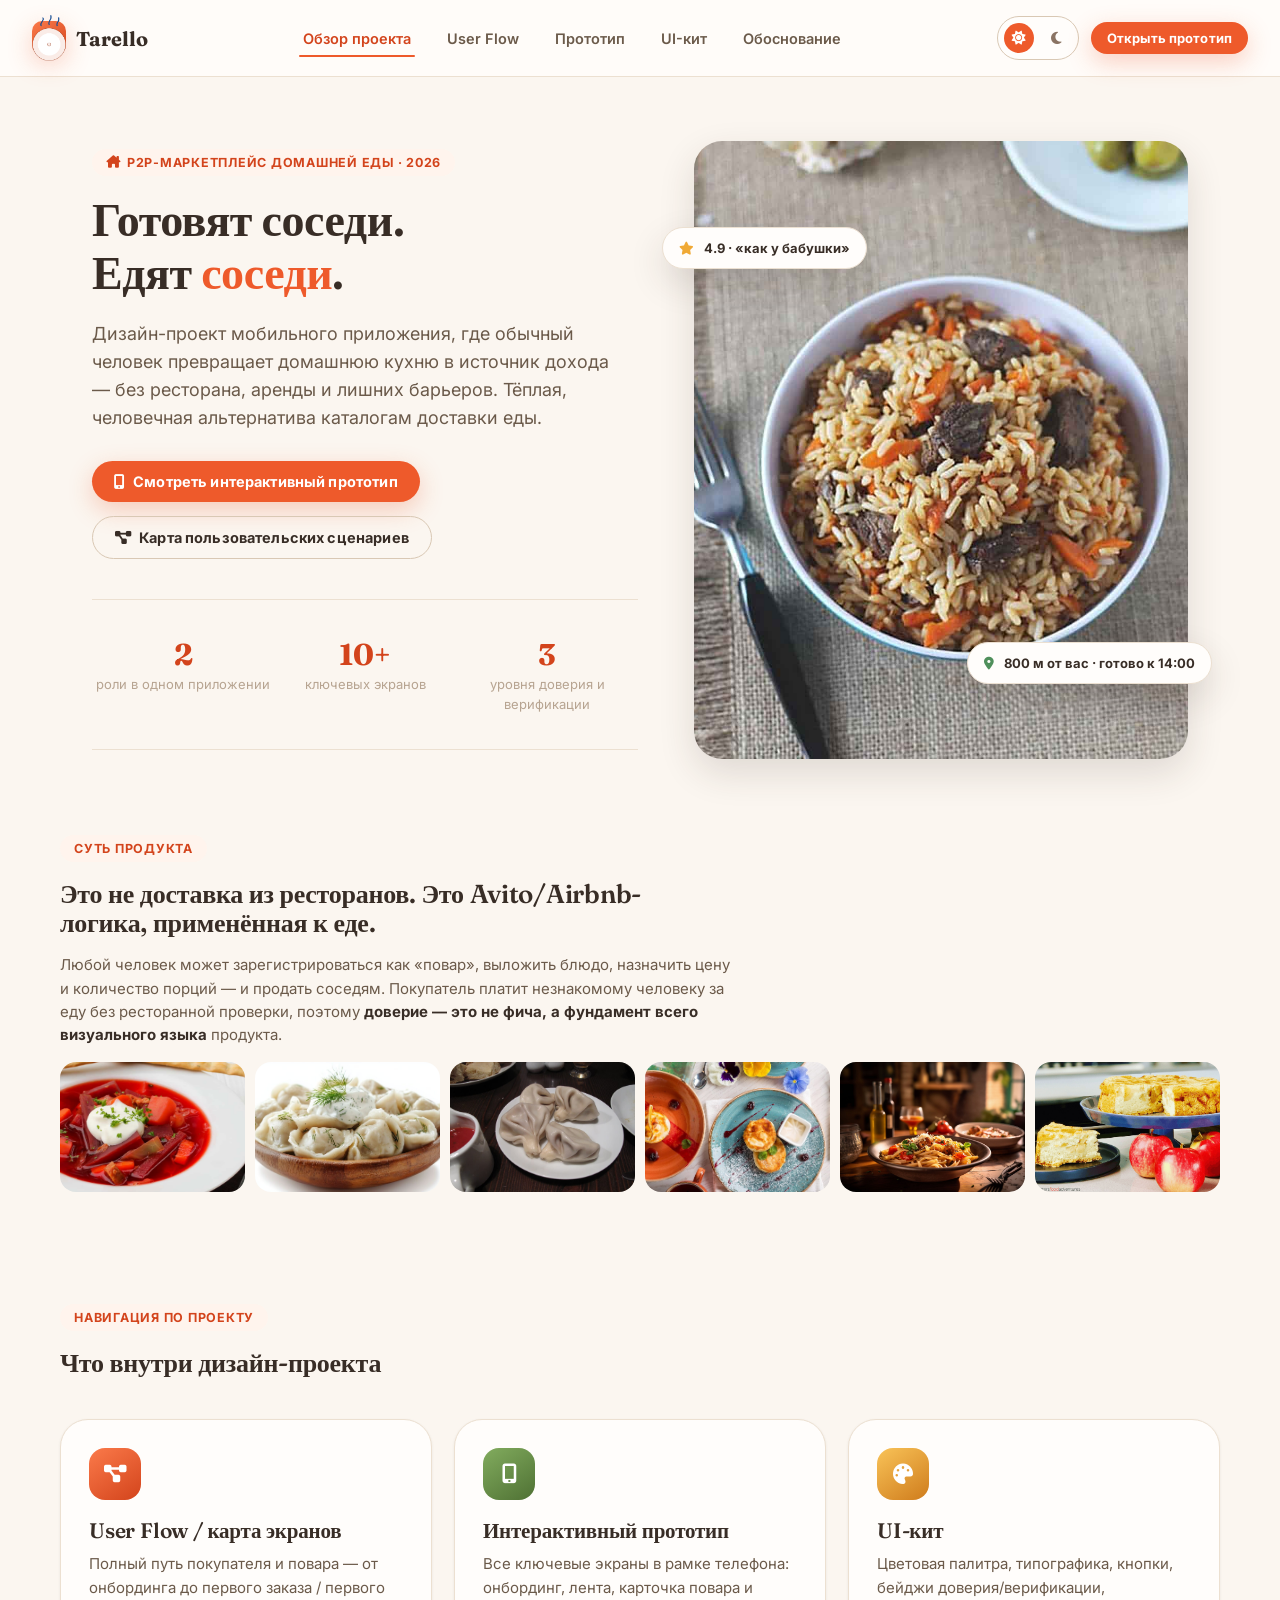
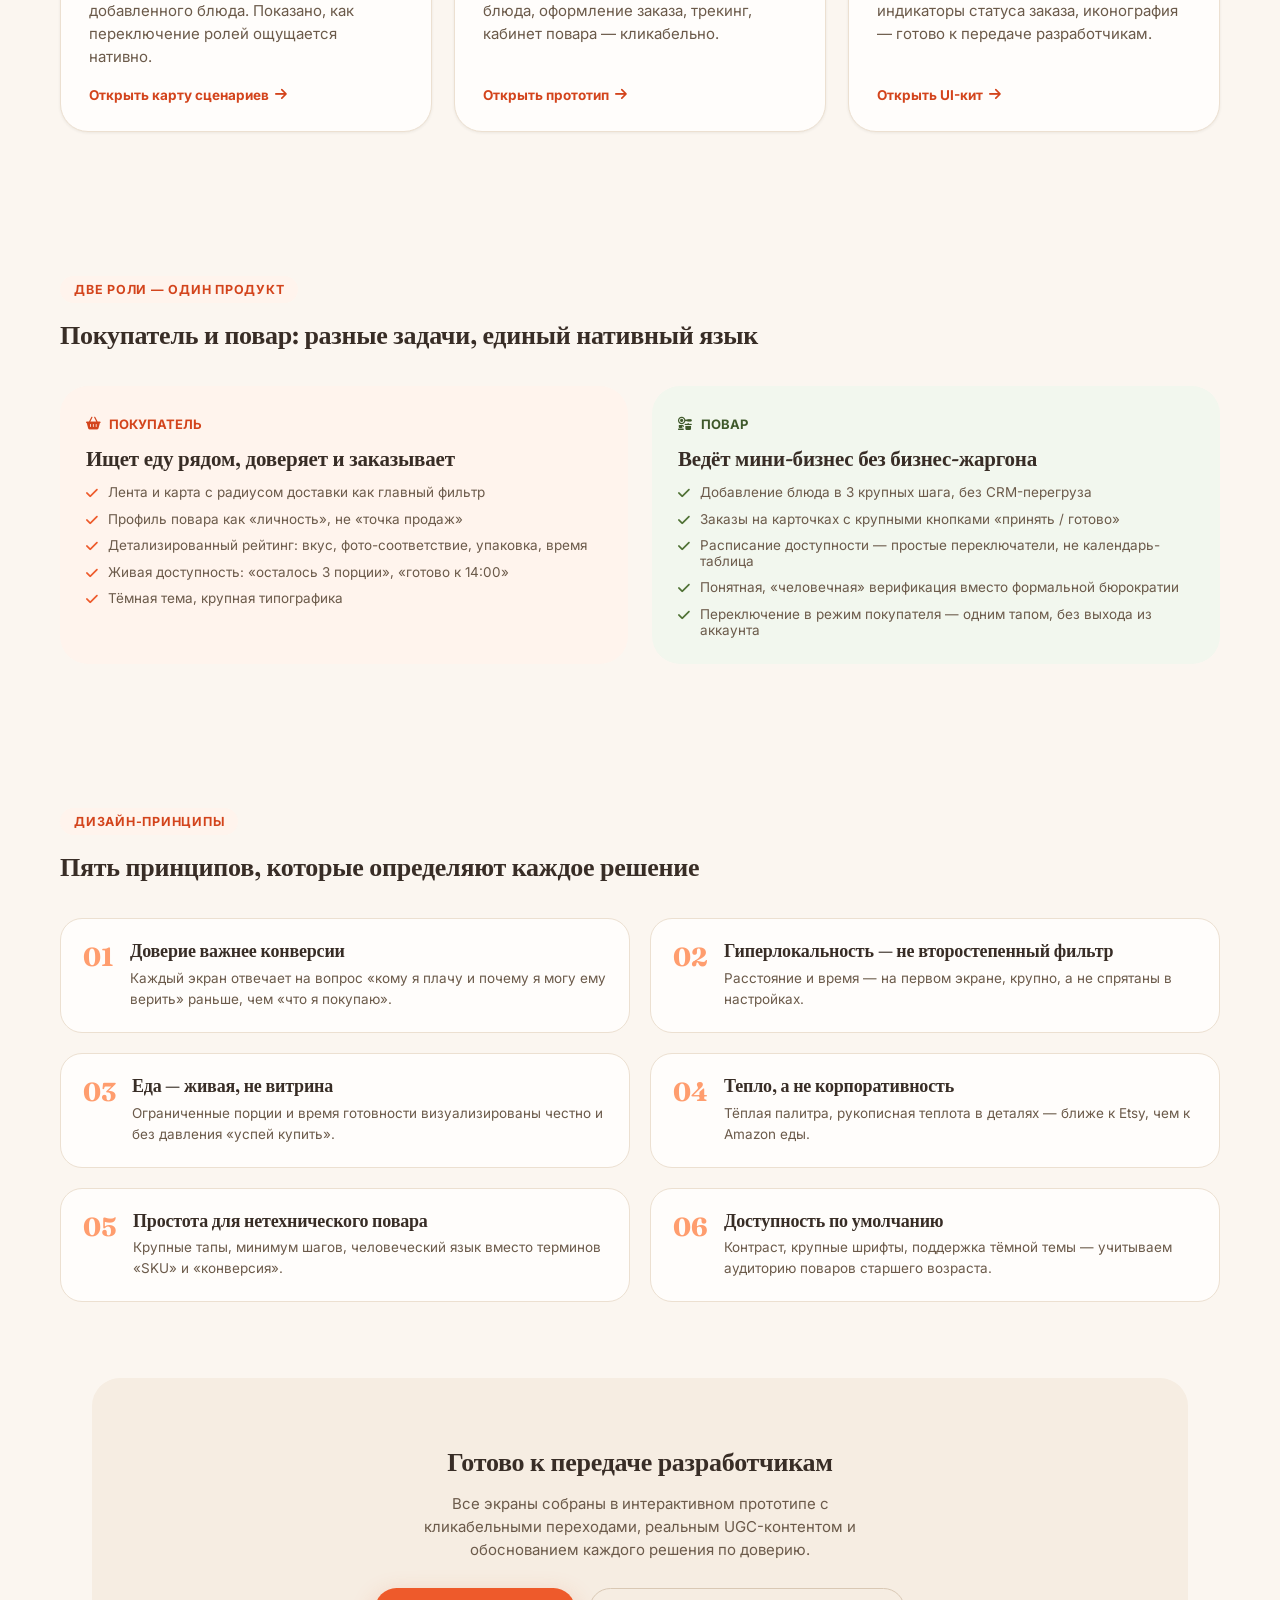
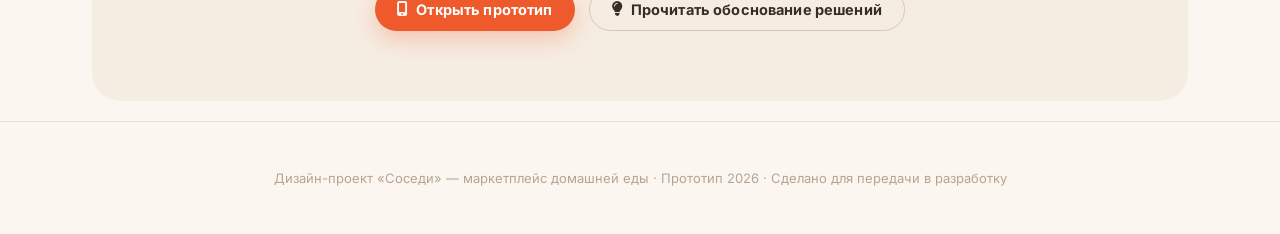
<file: index.html>
<!DOCTYPE html>
<html lang="ru">
<head>
<meta charset="UTF-8">
<meta name="viewport" content="width=device-width, initial-scale=1.0">
<title>Соседи · Маркетплейс домашней еды — дизайн-проект</title>
<meta name="description" content="Дизайн-концепция мобильного приложения-маркетплейса домашней еды: p2p-платформа для поваров и покупателей.">
<link rel="stylesheet" href="css/tokens.css">
<link rel="stylesheet" href="css/base.css">
<link rel="stylesheet" href="https://cdn.jsdelivr.net/npm/@fortawesome/fontawesome-free@6.4.0/css/all.min.css">
<style>
  .hero{padding:64px 0 20px;}
  .hero-grid{display:grid;grid-template-columns:1.05fr 0.95fr;gap:56px;align-items:center;}
  .hero h1{font-size:46px;margin-bottom:20px;}
  .hero h1 em{font-style:normal;color:var(--clr-primary-500);}
  .hero p.lead{font-size:18px;max-width:520px;margin-bottom:30px;}
  .hero-actions{display:flex;gap:14px;flex-wrap:wrap;}
  .hero-visual{position:relative;}
  .hero-visual .card-float{
    position:absolute;background:var(--bg-surface);border-radius:var(--r-lg);padding:12px 16px;
    box-shadow:var(--shadow-lg);display:flex;align-items:center;gap:10px;font-size:13px;font-weight:700;
    border:1px solid var(--border-soft);
  }
  .hero-visual .main-img{border-radius:var(--r-xl);overflow:hidden;box-shadow:var(--shadow-lg);aspect-ratio:4/5;}
  .hero-visual .main-img img{width:100%;height:100%;object-fit:cover;}
  .hero-visual .float-1{top:14%;left:-32px;}
  .hero-visual .float-1 i{color:var(--clr-honey-500);}
  .hero-visual .float-2{bottom:12%;right:-24px;}
  .hero-visual .float-2 i{color:var(--clr-success);}

  .stats-strip{display:flex;justify-content:space-between;padding:36px 0;border-top:1px solid var(--border-soft);border-bottom:1px solid var(--border-soft);margin-top:40px;}
  .stats-strip .stat{text-align:center;flex:1;}
  .stats-strip .stat b{font-family:var(--font-display);font-size:30px;display:block;color:var(--clr-primary-600);}
  .stats-strip .stat span{font-size:13px;color:var(--text-muted);}

  .nav-cards{display:grid;grid-template-columns:repeat(3,1fr);gap:22px;margin-top:40px;}
  .nav-card{
    background:var(--bg-surface);border:1px solid var(--border-soft);border-radius:var(--r-xl);
    padding:28px;box-shadow:var(--shadow-sm);transition:all var(--transition-med);display:flex;flex-direction:column;height:100%;
  }
  .nav-card:hover{transform:translateY(-4px);box-shadow:var(--shadow-lg);border-color:var(--clr-primary-300);}
  .nav-card .nc-icon{
    width:52px;height:52px;border-radius:16px;display:flex;align-items:center;justify-content:center;
    font-size:20px;color:#fff;margin-bottom:18px;
  }
  .nav-card:nth-child(1) .nc-icon{background:linear-gradient(145deg,var(--clr-primary-400),var(--clr-primary-600));}
  .nav-card:nth-child(2) .nc-icon{background:linear-gradient(145deg,var(--clr-sage-400),var(--clr-sage-600));}
  .nav-card:nth-child(3) .nc-icon{background:linear-gradient(145deg,var(--clr-honey-400),var(--clr-warn));}
  .nav-card h3{margin-bottom:10px;}
  .nav-card p{flex:1;margin-bottom:18px;}
  .nav-card .nc-link{font-size:13.5px;font-weight:700;color:var(--clr-primary-600);display:flex;align-items:center;gap:6px;}

  .principle-grid{display:grid;grid-template-columns:repeat(2,1fr);gap:20px;margin-top:36px;}
  .principle-card{
    display:flex;gap:16px;padding:22px;background:var(--bg-surface);border-radius:var(--r-lg);
    border:1px solid var(--border-soft);
  }
  .principle-card .pnum{
    font-family:var(--font-display);font-size:26px;color:var(--clr-primary-300);flex-shrink:0;font-weight:700;
  }
  .principle-card h4{margin-bottom:6px;}
  .principle-card p{font-size:13.5px;}

  .gallery-strip{display:grid;grid-template-columns:repeat(6,1fr);gap:10px;margin-top:16px;}
  .gallery-strip img{width:100%;height:130px;object-fit:cover;border-radius:var(--r-md);}

  .roles-compare{display:grid;grid-template-columns:1fr 1fr;gap:24px;margin-top:36px;}
  .role-col{padding:26px;border-radius:var(--r-xl);}
  .role-col.buyer{background:var(--clr-primary-50);}
  .role-col.cook{background:var(--clr-sage-50);}
  [data-theme="dark"] .role-col.buyer{background:rgba(238,90,43,0.08);}
  [data-theme="dark"] .role-col.cook{background:rgba(100,143,67,0.08);}
  .role-col .role-tag{display:inline-flex;align-items:center;gap:8px;font-weight:700;font-size:13px;margin-bottom:14px;}
  .role-col.buyer .role-tag{color:var(--clr-primary-600);}
  .role-col.cook .role-tag{color:var(--clr-sage-700);}
  .role-col ul{display:flex;flex-direction:column;gap:10px;margin-top:14px;}
  .role-col li{display:flex;gap:10px;font-size:13.5px;color:var(--text-secondary);align-items:flex-start;}
  .role-col li i{margin-top:3px;flex-shrink:0;}
  .role-col.buyer li i{color:var(--clr-primary-500);}
  .role-col.cook li i{color:var(--clr-sage-600);}

  .final-cta{text-align:center;padding:70px 0;background:var(--bg-surface-2);border-radius:var(--r-xl);margin:20px 0;}
  .final-cta h2{margin-bottom:14px;}
  .final-cta p{max-width:480px;margin:0 auto 26px;}

  @media(max-width:980px){
    .hero-grid{grid-template-columns:1fr;}
    .hero-visual{max-width:340px;margin:0 auto;}
    .nav-cards{grid-template-columns:1fr;}
    .principle-grid{grid-template-columns:1fr;}
    .roles-compare{grid-template-columns:1fr;}
    .gallery-strip{grid-template-columns:repeat(3,1fr);}
    .stats-strip{flex-wrap:wrap;gap:20px;}
  }
</style>
</head>
<body>

<header class="site-header">
  <a href="index.html" class="site-logo"><span class="mark"><img src="images\tarello_logo — logo.png"></img></span>Tarello</a>
  <nav class="site-nav">
    <a href="index.html" class="active">Обзор проекта</a>
    <a href="flows.html">User Flow</a>
    <a href="prototype.html">Прототип</a>
    <a href="ui-kit.html">UI-кит</a>
    <a href="rationale.html">Обоснование</a>
  </nav>
  <div style="display:flex;gap:12px;align-items:center;">
    <div class="theme-toggle" id="themeToggle">
      <button data-theme="light" class="active" title="Светлая тема"><i class="fa-solid fa-sun"></i></button>
      <button data-theme="dark" title="Тёмная тема"><i class="fa-solid fa-moon"></i></button>
    </div>
    <a href="prototype.html" class="btn btn-primary btn-sm">Открыть прототип</a>
  </div>
</header>

<main>
  <section class="hero">
    <div class="container hero-grid">
      <div>
        <div class="eyebrow"><i class="fa-solid fa-house-chimney"></i> P2P-маркетплейс домашней еды · 2026</div>
        <h1>Готовят соседи.<br>Едят <em>соседи</em>.</h1>
        <p class="lead">Дизайн-проект мобильного приложения, где обычный человек превращает домашнюю кухню в источник дохода — без ресторана, аренды и лишних барьеров. Тёплая, человечная альтернатива каталогам доставки еды.</p>
        <div class="hero-actions">
          <a href="prototype.html" class="btn btn-primary"><i class="fa-solid fa-mobile-screen-button"></i> Смотреть интерактивный прототип</a>
          <a href="flows.html" class="btn btn-ghost"><i class="fa-solid fa-diagram-project"></i> Карта пользовательских сценариев</a>
        </div>
        <div class="stats-strip">
          <div class="stat"><b>2</b><span>роли в одном приложении</span></div>
          <div class="stat"><b>10+</b><span>ключевых экранов</span></div>
          <div class="stat"><b>3</b><span>уровня доверия и верификации</span></div>
        </div>
      </div>
      <div class="hero-visual">
        <div class="main-img"><img src="images/dish-plov.jpg" alt="Домашний плов от соседского повара"></div>
        <div class="card-float float-1"><i class="fa-solid fa-star"></i> 4.9 · «как у бабушки»</div>
        <div class="card-float float-2"><i class="fa-solid fa-location-dot"></i> 800 м от вас · готово к 14:00</div>
      </div>
    </div>
  </section>

  <section class="section-tight container">
    <div class="eyebrow">Суть продукта</div>
    <h2 style="max-width:640px;">Это не доставка из ресторанов. Это Avito/Airbnb-логика, применённая к еде.</h2>
    <p style="max-width:680px;margin-top:14px;">Любой человек может зарегистрироваться как «повар», выложить блюдо, назначить цену и количество порций — и продать соседям. Покупатель платит незнакомому человеку за еду без ресторанной проверки, поэтому <b style="color:var(--text-primary)">доверие — это не фича, а фундамент всего визуального языка</b> продукта.</p>

    <div class="gallery-strip">
      <img src="images/dish-borscht.jpg" alt="Борщ">
      <img src="images/dish-pelmeni.jpg" alt="Пельмени">
      <img src="images/dish-khinkali.jpg" alt="Хинкали">
      <img src="images/dish-syrniki.jpg" alt="Сырники">
      <img src="images/dish-pasta.jpg" alt="Паста">
      <img src="images/dish-pie.jpg" alt="Шарлотка">
    </div>
  </section>

  <section class="section-tight container">
    <div class="eyebrow">Навигация по проекту</div>
    <h2>Что внутри дизайн-проекта</h2>
    <div class="nav-cards">
      <a href="flows.html" class="nav-card">
        <div class="nc-icon"><i class="fa-solid fa-diagram-project"></i></div>
        <h3>User Flow / карта экранов</h3>
        <p>Полный путь покупателя и повара — от онбординга до первого заказа / первого добавленного блюда. Показано, как переключение ролей ощущается нативно.</p>
        <span class="nc-link">Открыть карту сценариев <i class="fa-solid fa-arrow-right"></i></span>
      </a>
      <a href="prototype.html" class="nav-card">
        <div class="nc-icon"><i class="fa-solid fa-mobile-screen-button"></i></div>
        <h3>Интерактивный прототип</h3>
        <p>Все ключевые экраны в рамке телефона: онбординг, лента, карточка повара и блюда, оформление заказа, трекинг, кабинет повара — кликабельно.</p>
        <span class="nc-link">Открыть прототип <i class="fa-solid fa-arrow-right"></i></span>
      </a>
      <a href="ui-kit.html" class="nav-card">
        <div class="nc-icon"><i class="fa-solid fa-palette"></i></div>
        <h3>UI-кит</h3>
        <p>Цветовая палитра, типографика, кнопки, бейджи доверия/верификации, индикаторы статуса заказа, иконография — готово к передаче разработчикам.</p>
        <span class="nc-link">Открыть UI-кит <i class="fa-solid fa-arrow-right"></i></span>
      </a>
    </div>
  </section>

  <section class="section container">
    <div class="eyebrow">Две роли — один продукт</div>
    <h2>Покупатель и повар: разные задачи, единый нативный язык</h2>
    <div class="roles-compare">
      <div class="role-col buyer">
        <span class="role-tag"><i class="fa-solid fa-basket-shopping"></i> ПОКУПАТЕЛЬ</span>
        <h3>Ищет еду рядом, доверяет и заказывает</h3>
        <ul>
          <li><i class="fa-solid fa-check"></i> Лента и карта с радиусом доставки как главный фильтр</li>
          <li><i class="fa-solid fa-check"></i> Профиль повара как «личность», не «точка продаж»</li>
          <li><i class="fa-solid fa-check"></i> Детализированный рейтинг: вкус, фото-соответствие, упаковка, время</li>
          <li><i class="fa-solid fa-check"></i> Живая доступность: «осталось 3 порции», «готово к 14:00»</li>
          <li><i class="fa-solid fa-check"></i> Тёмная тема, крупная типографика</li>
        </ul>
      </div>
      <div class="role-col cook">
        <span class="role-tag"><i class="fa-solid fa-kitchen-set"></i> ПОВАР</span>
        <h3>Ведёт мини-бизнес без бизнес-жаргона</h3>
        <ul>
          <li><i class="fa-solid fa-check"></i> Добавление блюда в 3 крупных шага, без CRM-перегруза</li>
          <li><i class="fa-solid fa-check"></i> Заказы на карточках с крупными кнопками «принять / готово»</li>
          <li><i class="fa-solid fa-check"></i> Расписание доступности — простые переключатели, не календарь-таблица</li>
          <li><i class="fa-solid fa-check"></i> Понятная, «человечная» верификация вместо формальной бюрократии</li>
          <li><i class="fa-solid fa-check"></i> Переключение в режим покупателя — одним тапом, без выхода из аккаунта</li>
        </ul>
      </div>
    </div>
  </section>

  <section class="section-tight container">
    <div class="eyebrow">Дизайн-принципы</div>
    <h2>Пять принципов, которые определяют каждое решение</h2>
    <div class="principle-grid">
      <div class="principle-card">
        <span class="pnum">01</span>
        <div><h4>Доверие важнее конверсии</h4><p>Каждый экран отвечает на вопрос «кому я плачу и почему я могу ему верить» раньше, чем «что я покупаю».</p></div>
      </div>
      <div class="principle-card">
        <span class="pnum">02</span>
        <div><h4>Гиперлокальность — не второстепенный фильтр</h4><p>Расстояние и время — на первом экране, крупно, а не спрятаны в настройках.</p></div>
      </div>
      <div class="principle-card">
        <span class="pnum">03</span>
        <div><h4>Еда — живая, не витрина</h4><p>Ограниченные порции и время готовности визуализированы честно и без давления «успей купить».</p></div>
      </div>
      <div class="principle-card">
        <span class="pnum">04</span>
        <div><h4>Тепло, а не корпоративность</h4><p>Тёплая палитра, рукописная теплота в деталях — ближе к Etsy, чем к Amazon еды.</p></div>
      </div>
      <div class="principle-card">
        <span class="pnum">05</span>
        <div><h4>Простота для нетехнического повара</h4><p>Крупные тапы, минимум шагов, человеческий язык вместо терминов «SKU» и «конверсия».</p></div>
      </div>
      <div class="principle-card">
        <span class="pnum">06</span>
        <div><h4>Доступность по умолчанию</h4><p>Контраст, крупные шрифты, поддержка тёмной темы — учитываем аудиторию поваров старшего возраста.</p></div>
      </div>
    </div>
  </section>

  <section class="container">
    <div class="final-cta">
      <h2>Готово к передаче разработчикам</h2>
      <p>Все экраны собраны в интерактивном прототипе с кликабельными переходами, реальным UGC-контентом и обоснованием каждого решения по доверию.</p>
      <div class="hero-actions" style="justify-content:center;">
        <a href="prototype.html" class="btn btn-primary"><i class="fa-solid fa-mobile-screen-button"></i> Открыть прототип</a>
        <a href="rationale.html" class="btn btn-ghost"><i class="fa-solid fa-lightbulb"></i> Прочитать обоснование решений</a>
      </div>
    </div>
  </section>
</main>

<footer class="site-footer">
  Дизайн-проект «Соседи» — маркетплейс домашней еды · Прототип 2026 · Сделано для передачи в разработку
</footer>

<script src="js/theme.js"></script>
</body>
</html>
</file>
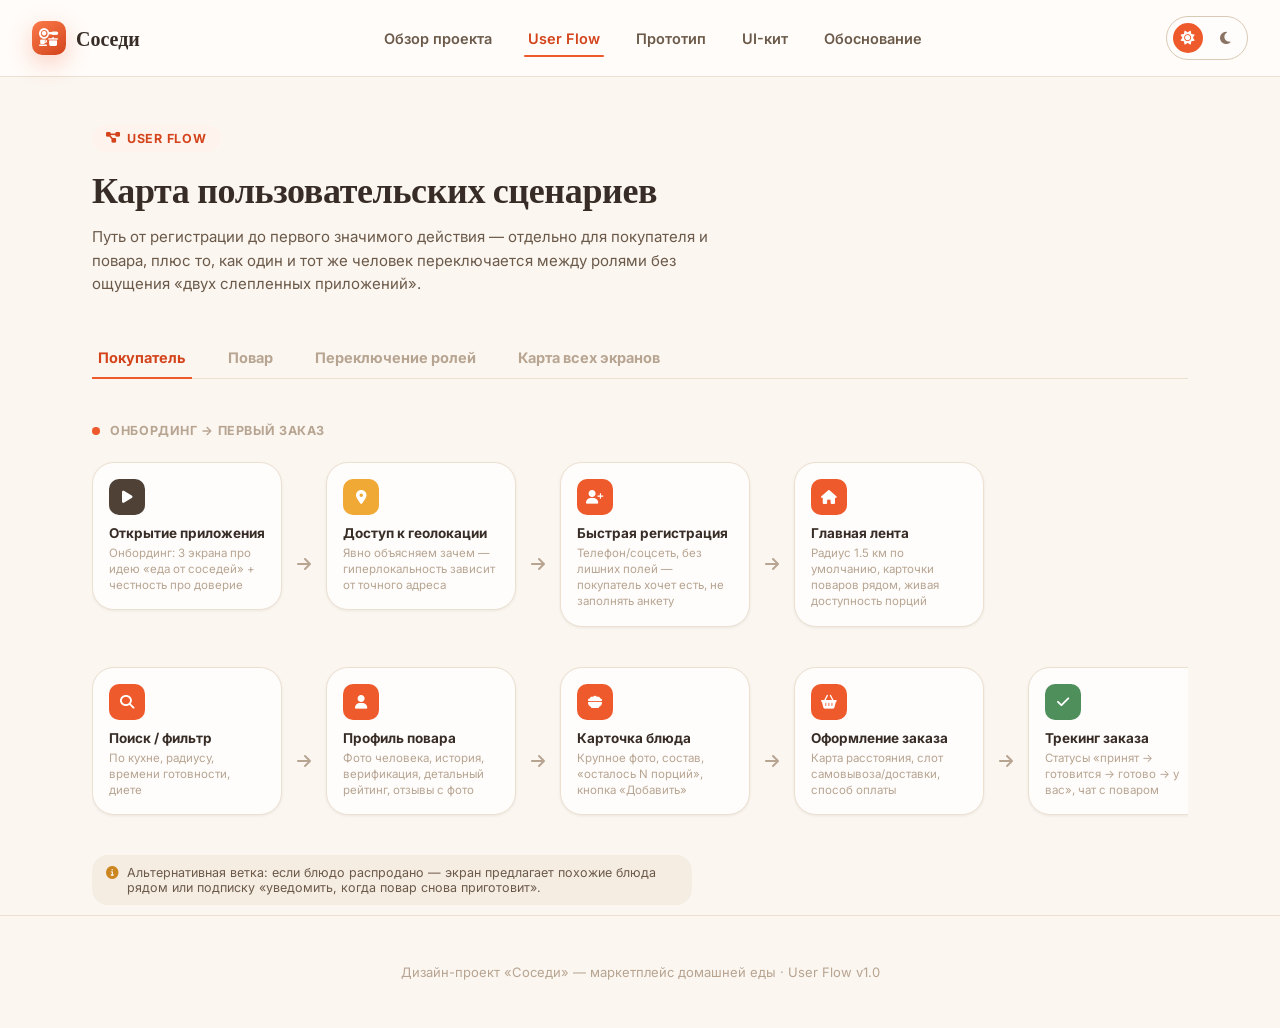
<file: flows.html>
<!DOCTYPE html>
<html lang="ru">
<head>
<meta charset="UTF-8">
<meta name="viewport" content="width=device-width, initial-scale=1.0">
<title>User Flow — карта сценариев | Соседи</title>
<link rel="stylesheet" href="css/tokens.css">
<link rel="stylesheet" href="css/base.css">
<link rel="stylesheet" href="https://cdn.jsdelivr.net/npm/@fortawesome/fontawesome-free@6.4.0/css/all.min.css">
<style>
  .flow-hero{padding:48px 0 10px;}
  .flow-hero h1{font-size:36px;margin-bottom:14px;}
  .flow-hero p{max-width:640px;}

  .flow-tabs{display:flex;gap:10px;margin:32px 0 8px;border-bottom:1px solid var(--border-soft);}
  .flow-tab{padding:12px 6px;font-size:14.5px;font-weight:700;color:var(--text-muted);position:relative;margin-right:20px;}
  .flow-tab.active{color:var(--clr-primary-600);}
  .flow-tab.active::after{content:'';position:absolute;left:0;right:0;bottom:-1px;height:2px;background:var(--clr-primary-500);}

  .flow-panel{display:none;padding:36px 0 10px;}
  .flow-panel.active{display:block;}

  /* Flow diagram */
  .flow-track{display:flex;gap:0;overflow-x:auto;padding:10px 0 30px;align-items:flex-start;}
  .flow-node{
    flex-shrink:0;width:190px;background:var(--bg-surface);border:1.5px solid var(--border-soft);
    border-radius:var(--r-lg);padding:16px;box-shadow:var(--shadow-sm);position:relative;
  }
  .flow-node .fn-icon{
    width:36px;height:36px;border-radius:10px;display:flex;align-items:center;justify-content:center;
    color:#fff;font-size:14px;margin-bottom:10px;
  }
  .flow-node .fn-icon.start{background:var(--clr-brown-700);}
  .flow-node .fn-icon.action{background:var(--clr-primary-500);}
  .flow-node .fn-icon.decision{background:var(--clr-honey-500);}
  .flow-node .fn-icon.end{background:var(--clr-success);}
  .flow-node h5{font-size:13.5px;margin-bottom:4px;font-family:var(--font-body);}
  .flow-node p{font-size:11.5px;color:var(--text-muted);line-height:1.4;}
  .flow-arrow{
    flex-shrink:0;width:44px;display:flex;align-items:center;justify-content:center;color:var(--clr-sand-400);
    align-self:center;margin-top:40px;
  }
  .flow-row{margin-bottom:8px;}
  .flow-row-label{
    display:flex;align-items:center;gap:10px;font-size:12.5px;font-weight:700;color:var(--text-muted);
    text-transform:uppercase;letter-spacing:0.05em;margin-bottom:14px;
  }
  .flow-row-label .dot{width:8px;height:8px;border-radius:50%;}
  .flow-row-label.buyer .dot{background:var(--clr-primary-500);}
  .flow-row-label.cook .dot{background:var(--clr-sage-500);}
  .flow-row-label.shared .dot{background:var(--clr-honey-500);}

  .branch-note{
    display:inline-flex;align-items:flex-start;gap:8px;background:var(--bg-surface-2);border-radius:var(--r-md);
    padding:10px 14px;font-size:12.5px;color:var(--text-secondary);margin-top:10px;max-width:600px;
  }
  .branch-note i{color:var(--clr-honey-600);margin-top:2px;}

  .switch-diagram{
    display:flex;align-items:center;justify-content:center;gap:24px;margin:30px 0;padding:30px;
    background:var(--bg-surface-2);border-radius:var(--r-xl);flex-wrap:wrap;
  }
  .switch-role-card{
    width:220px;background:var(--bg-surface);border-radius:var(--r-lg);padding:20px;text-align:center;
    box-shadow:var(--shadow-sm);border:1.5px solid var(--border-soft);
  }
  .switch-role-card i{font-size:26px;margin-bottom:10px;}
  .switch-role-card.buyer i{color:var(--clr-primary-500);}
  .switch-role-card.cook i{color:var(--clr-sage-600);}
  .switch-role-card h5{margin-bottom:6px;}
  .switch-role-card p{font-size:12px;}
  .switch-center{display:flex;flex-direction:column;align-items:center;gap:6px;color:var(--text-muted);}
  .switch-center i{font-size:22px;color:var(--clr-primary-500);animation:spin 3s linear infinite;}
  @keyframes spin{from{transform:rotate(0);}to{transform:rotate(360deg);}}
  .switch-center span{font-size:11.5px;font-weight:700;max-width:120px;text-align:center;}

  .screen-map-grid{display:grid;grid-template-columns:repeat(4,1fr);gap:16px;margin-top:20px;}
  .screen-map-card{
    background:var(--bg-surface);border:1px solid var(--border-soft);border-radius:var(--r-lg);padding:16px;
    display:flex;flex-direction:column;gap:8px;
  }
  .screen-map-card .smc-num{font-family:var(--font-display);font-size:20px;color:var(--clr-primary-300);font-weight:700;}
  .screen-map-card h5{font-size:13px;font-family:var(--font-body);font-weight:700;}
  .screen-map-card span{font-size:11.5px;color:var(--text-muted);}

  @media(max-width:900px){
    .screen-map-grid{grid-template-columns:repeat(2,1fr);}
  }
</style>
</head>
<body>

<header class="site-header">
  <a href="index.html" class="site-logo"><span class="mark"><i class="fa-solid fa-kitchen-set"></i></span>Соседи</a>
  <nav class="site-nav">
    <a href="index.html">Обзор проекта</a>
    <a href="flows.html" class="active">User Flow</a>
    <a href="prototype.html">Прототип</a>
    <a href="ui-kit.html">UI-кит</a>
    <a href="rationale.html">Обоснование</a>
  </nav>
  <div class="theme-toggle" id="themeToggle">
    <button data-theme="light" class="active"><i class="fa-solid fa-sun"></i></button>
    <button data-theme="dark"><i class="fa-solid fa-moon"></i></button>
  </div>
</header>

<main class="container">
  <section class="flow-hero">
    <div class="eyebrow"><i class="fa-solid fa-diagram-project"></i> User Flow</div>
    <h1>Карта пользовательских сценариев</h1>
    <p>Путь от регистрации до первого значимого действия — отдельно для покупателя и повара, плюс то, как один и тот же человек переключается между ролями без ощущения «двух слепленных приложений».</p>
  </section>

  <div class="flow-tabs">
    <button class="flow-tab active" data-tab="buyer">Покупатель</button>
    <button class="flow-tab" data-tab="cook">Повар</button>
    <button class="flow-tab" data-tab="switch">Переключение ролей</button>
    <button class="flow-tab" data-tab="screens">Карта всех экранов</button>
  </div>

  <!-- BUYER FLOW -->
  <section class="flow-panel active" id="panel-buyer">
    <div class="flow-row-label buyer"><span class="dot"></span> Онбординг → первый заказ</div>
    <div class="flow-track">
      <div class="flow-node"><div class="fn-icon start"><i class="fa-solid fa-play"></i></div><h5>Открытие приложения</h5><p>Онбординг: 3 экрана про идею «еда от соседей» + честность про доверие</p></div>
      <div class="flow-arrow"><i class="fa-solid fa-arrow-right"></i></div>
      <div class="flow-node"><div class="fn-icon decision"><i class="fa-solid fa-location-dot"></i></div><h5>Доступ к геолокации</h5><p>Явно объясняем зачем — гиперлокальность зависит от точного адреса</p></div>
      <div class="flow-arrow"><i class="fa-solid fa-arrow-right"></i></div>
      <div class="flow-node"><div class="fn-icon action"><i class="fa-solid fa-user-plus"></i></div><h5>Быстрая регистрация</h5><p>Телефон/соцсеть, без лишних полей — покупатель хочет есть, не заполнять анкету</p></div>
      <div class="flow-arrow"><i class="fa-solid fa-arrow-right"></i></div>
      <div class="flow-node"><div class="fn-icon action"><i class="fa-solid fa-house"></i></div><h5>Главная лента</h5><p>Радиус 1.5 км по умолчанию, карточки поваров рядом, живая доступность порций</p></div>
    </div>
    <div class="flow-track">
      <div class="flow-node"><div class="fn-icon action"><i class="fa-solid fa-magnifying-glass"></i></div><h5>Поиск / фильтр</h5><p>По кухне, радиусу, времени готовности, диете</p></div>
      <div class="flow-arrow"><i class="fa-solid fa-arrow-right"></i></div>
      <div class="flow-node"><div class="fn-icon action"><i class="fa-solid fa-user"></i></div><h5>Профиль повара</h5><p>Фото человека, история, верификация, детальный рейтинг, отзывы с фото</p></div>
      <div class="flow-arrow"><i class="fa-solid fa-arrow-right"></i></div>
      <div class="flow-node"><div class="fn-icon action"><i class="fa-solid fa-bowl-food"></i></div><h5>Карточка блюда</h5><p>Крупное фото, состав, «осталось N порций», кнопка «Добавить»</p></div>
      <div class="flow-arrow"><i class="fa-solid fa-arrow-right"></i></div>
      <div class="flow-node"><div class="fn-icon action"><i class="fa-solid fa-basket-shopping"></i></div><h5>Оформление заказа</h5><p>Карта расстояния, слот самовывоза/доставки, способ оплаты</p></div>
      <div class="flow-arrow"><i class="fa-solid fa-arrow-right"></i></div>
      <div class="flow-node"><div class="fn-icon end"><i class="fa-solid fa-check"></i></div><h5>Трекинг заказа</h5><p>Статусы «принят → готовится → готово → у вас», чат с поваром</p></div>
    </div>
    <div class="branch-note"><i class="fa-solid fa-circle-info"></i> Альтернативная ветка: если блюдо распродано — экран предлагает похожие блюда рядом или подписку «уведомить, когда повар снова приготовит».</div>
  </section>

  <!-- COOK FLOW -->
  <section class="flow-panel" id="panel-cook">
    <div class="flow-row-label cook"><span class="dot"></span> Регистрация повара → первое блюдо → первый заказ</div>
    <div class="flow-track">
      <div class="flow-node"><div class="fn-icon start"><i class="fa-solid fa-play"></i></div><h5>«Стать поваром»</h5><p>Отдельный, тёплый, немного вдохновляющий онбординг — не форма для бизнеса</p></div>
      <div class="flow-arrow"><i class="fa-solid fa-arrow-right"></i></div>
      <div class="flow-node"><div class="fn-icon action"><i class="fa-solid fa-id-card"></i></div><h5>Верификация личности</h5><p>Паспорт/самозанятость — объясняем простым языком «зачем» и «что видно покупателю»</p></div>
      <div class="flow-arrow"><i class="fa-solid fa-arrow-right"></i></div>
      <div class="flow-node"><div class="fn-icon action"><i class="fa-solid fa-camera"></i></div><h5>Фото кухни + о себе</h5><p>1 фото кухни, короткий текст о себе, специализация — 2 минуты, не форма</p></div>
      <div class="flow-arrow"><i class="fa-solid fa-arrow-right"></i></div>
      <div class="flow-node"><div class="fn-icon action"><i class="fa-solid fa-plus"></i></div><h5>Добавить первое блюдо</h5><p>3 шага: фото → название/цена → порции и время готовности</p></div>
    </div>
    <div class="flow-track">
      <div class="flow-node"><div class="fn-icon end"><i class="fa-solid fa-check"></i></div><h5>Блюдо опубликовано</h5><p>Мгновенный предпросмотр «как видит покупатель» + подсказка что улучшить</p></div>
      <div class="flow-arrow"><i class="fa-solid fa-arrow-right"></i></div>
      <div class="flow-node"><div class="fn-icon action"><i class="fa-solid fa-bell"></i></div><h5>Уведомление о заказе</h5><p>Крупный пуш, звук, вибрация — нельзя пропустить</p></div>
      <div class="flow-arrow"><i class="fa-solid fa-arrow-right"></i></div>
      <div class="flow-node"><div class="fn-icon action"><i class="fa-solid fa-list-check"></i></div><h5>Панель заказов</h5><p>Карточка заказа с крупными кнопками «Принять» / «Готово»</p></div>
      <div class="flow-arrow"><i class="fa-solid fa-arrow-right"></i></div>
      <div class="flow-node"><div class="fn-icon end"><i class="fa-solid fa-star"></i></div><h5>Заказ завершён</h5><p>Простая аналитика: сколько заработал сегодня, отзыв покупателя</p></div>
    </div>
    <div class="branch-note"><i class="fa-solid fa-circle-info"></i> Расписание доступности задаётся переключателями «готовлю сегодня / завтра», а не сложным календарём — минимизируем когнитивную нагрузку для нетехнических пользователей.</div>
  </section>

  <!-- ROLE SWITCH -->
  <section class="flow-panel" id="panel-switch">
    <h3 style="margin-bottom:6px;">Как ощущается переключение ролей</h3>
    <p style="max-width:640px;margin-bottom:10px;">Один и тот же человек может покупать и готовить. Мы не делаем два разных приложения — используется единый аккаунт, единая нижняя навигация меняет состав, а переключатель роли живёт в профиле как явный, но не пугающий тумблер.</p>
    <div class="switch-diagram">
      <div class="switch-role-card buyer">
        <i class="fa-solid fa-basket-shopping"></i>
        <h5>Режим «Покупатель»</h5>
        <p>Нижняя навигация: Лента · Поиск · Заказы · Профиль</p>
      </div>
      <div class="switch-center">
        <i class="fa-solid fa-arrows-rotate"></i>
        <span>Тумблер в профиле, без выхода из аккаунта, состояние сохраняется</span>
      </div>
      <div class="switch-role-card cook">
        <i class="fa-solid fa-kitchen-set"></i>
        <h5>Режим «Повар»</h5>
        <p>Нижняя навигация: Сегодня · Блюда · Заказы · Профиль</p>
      </div>
    </div>
    <div class="branch-note" style="display:flex;"><i class="fa-solid fa-circle-info"></i> Визуальный маркер режима — цветовой акцент верхней плашки (терракотовый = покупатель, шалфейный = повар) и иконка в шапке, чтобы всегда было понятно, «в каком приложении я нахожусь», даже после долгого перерыва в использовании.</div>
  </section>

  <!-- SCREEN MAP -->
  <section class="flow-panel" id="panel-screens">
    <h3 style="margin-bottom:16px;">Полный список экранов в прототипе</h3>
    <div class="screen-map-grid">
      <div class="screen-map-card"><span class="smc-num">01</span><h5>Онбординг (3 слайда)</h5><span>Идея продукта + доверие</span></div>
      <div class="screen-map-card"><span class="smc-num">02</span><h5>Лента / поиск</h5><span>Радиус, фильтры, живая доступность</span></div>
      <div class="screen-map-card"><span class="smc-num">03</span><h5>Профиль повара</h5><span>Личность, верификация, отзывы</span></div>
      <div class="screen-map-card"><span class="smc-num">04</span><h5>Карточка блюда</h5><span>Фото, состав, порции, CTA</span></div>
      <div class="screen-map-card"><span class="smc-num">05</span><h5>Оформление заказа</h5><span>Карта расстояния, слот, оплата</span></div>
      <div class="screen-map-card"><span class="smc-num">06</span><h5>Трекинг заказа</h5><span>Статусы, контакт с поваром</span></div>
      <div class="screen-map-card"><span class="smc-num">07</span><h5>Состояние «распродано»</h5><span>Похожие блюда, подписка</span></div>
      <div class="screen-map-card"><span class="smc-num">08</span><h5>Профиль/настройки</h5><span>Тема, переключение роли</span></div>
      <div class="screen-map-card"><span class="smc-num">09</span><h5>Кабинет повара «Сегодня»</h5><span>Статистика, активные заказы</span></div>
      <div class="screen-map-card"><span class="smc-num">10</span><h5>Управление блюдами</h5><span>Список, доступность вкл/выкл</span></div>
      <div class="screen-map-card"><span class="smc-num">11</span><h5>Добавление блюда</h5><span>3 больших шага</span></div>
      <div class="screen-map-card"><span class="smc-num">12</span><h5>Заказы повара</h5><span>Принять / готовлю / готово</span></div>
    </div>
    <div style="text-align:center;margin-top:36px;">
      <a href="prototype.html" class="btn btn-primary"><i class="fa-solid fa-mobile-screen-button"></i> Открыть все экраны в интерактивном прототипе</a>
    </div>
  </section>
</main>

<footer class="site-footer">
  Дизайн-проект «Соседи» — маркетплейс домашней еды · User Flow v1.0
</footer>

<script src="js/theme.js"></script>
<script>
  document.querySelectorAll('.flow-tab').forEach(function(tab){
    tab.addEventListener('click', function(){
      document.querySelectorAll('.flow-tab').forEach(function(t){t.classList.remove('active');});
      document.querySelectorAll('.flow-panel').forEach(function(p){p.classList.remove('active');});
      tab.classList.add('active');
      document.getElementById('panel-' + tab.dataset.tab).classList.add('active');
    });
  });
</script>
</body>
</html>
</file>
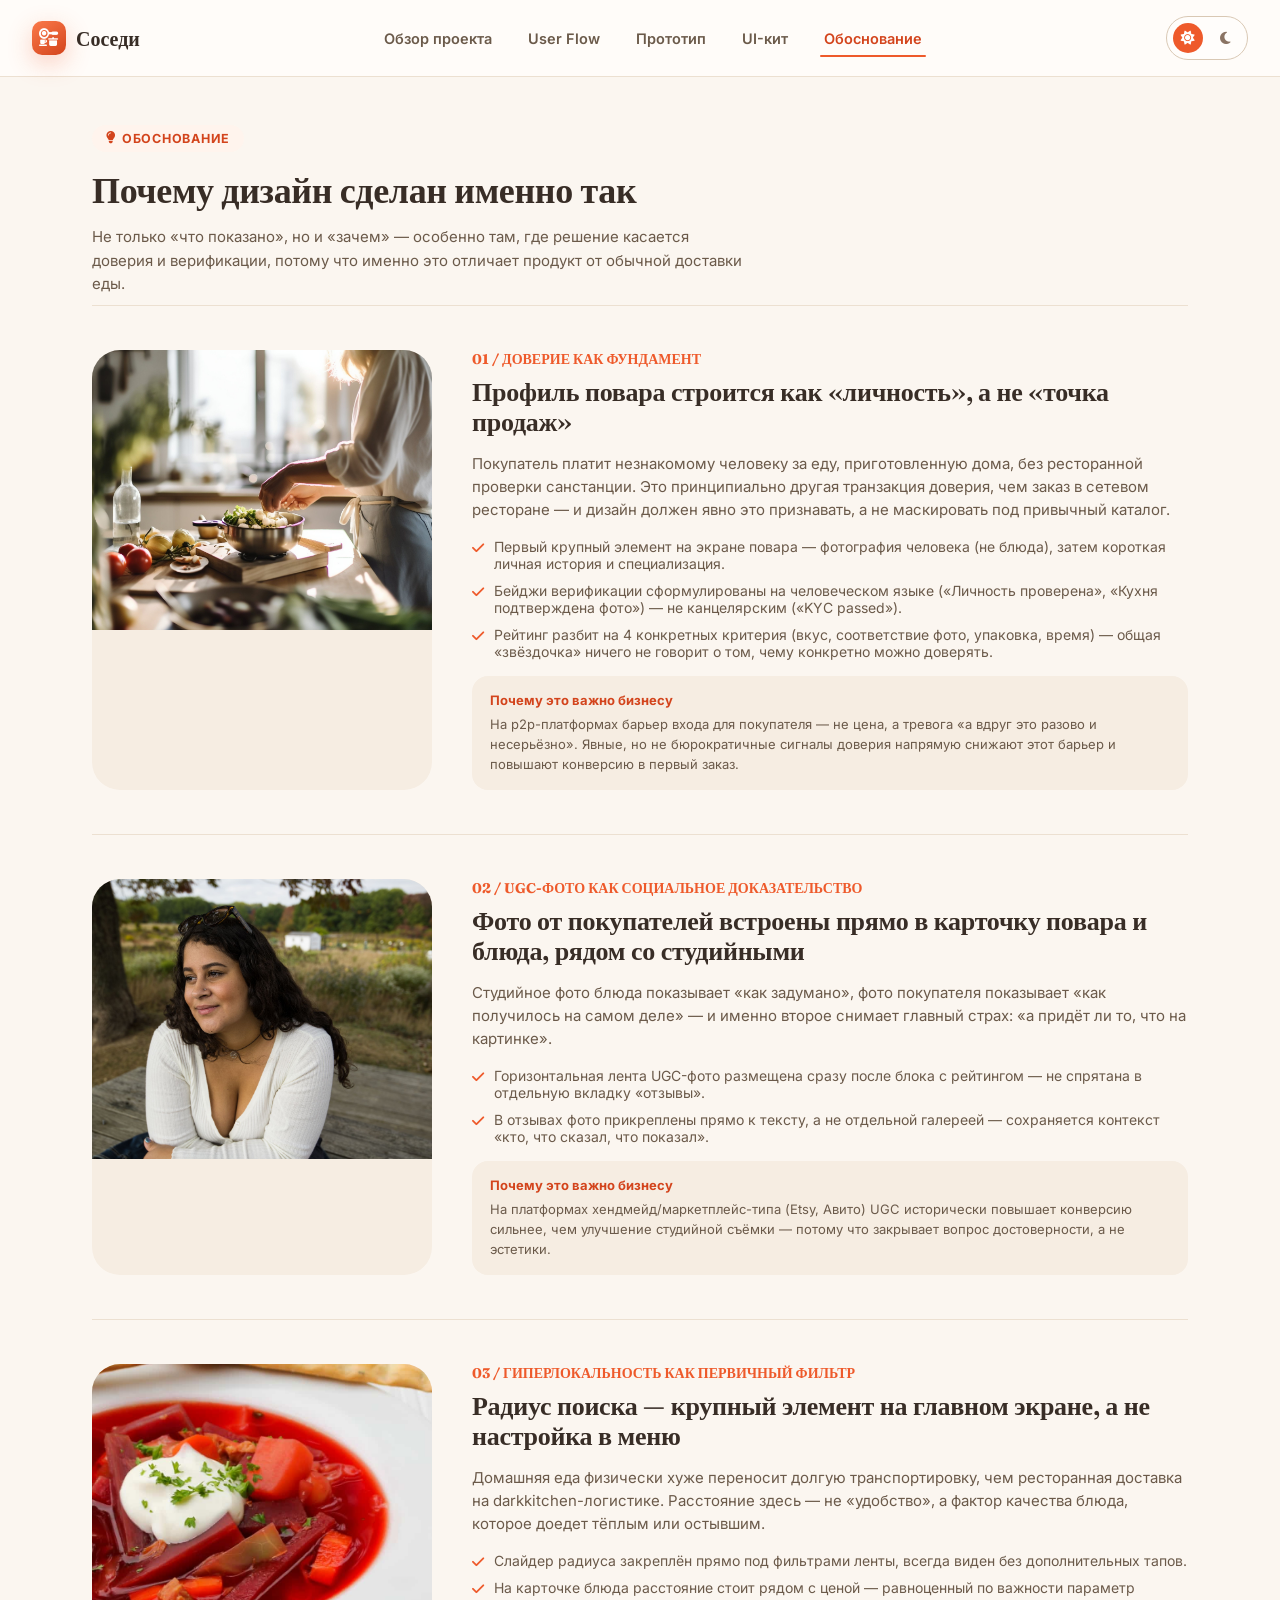
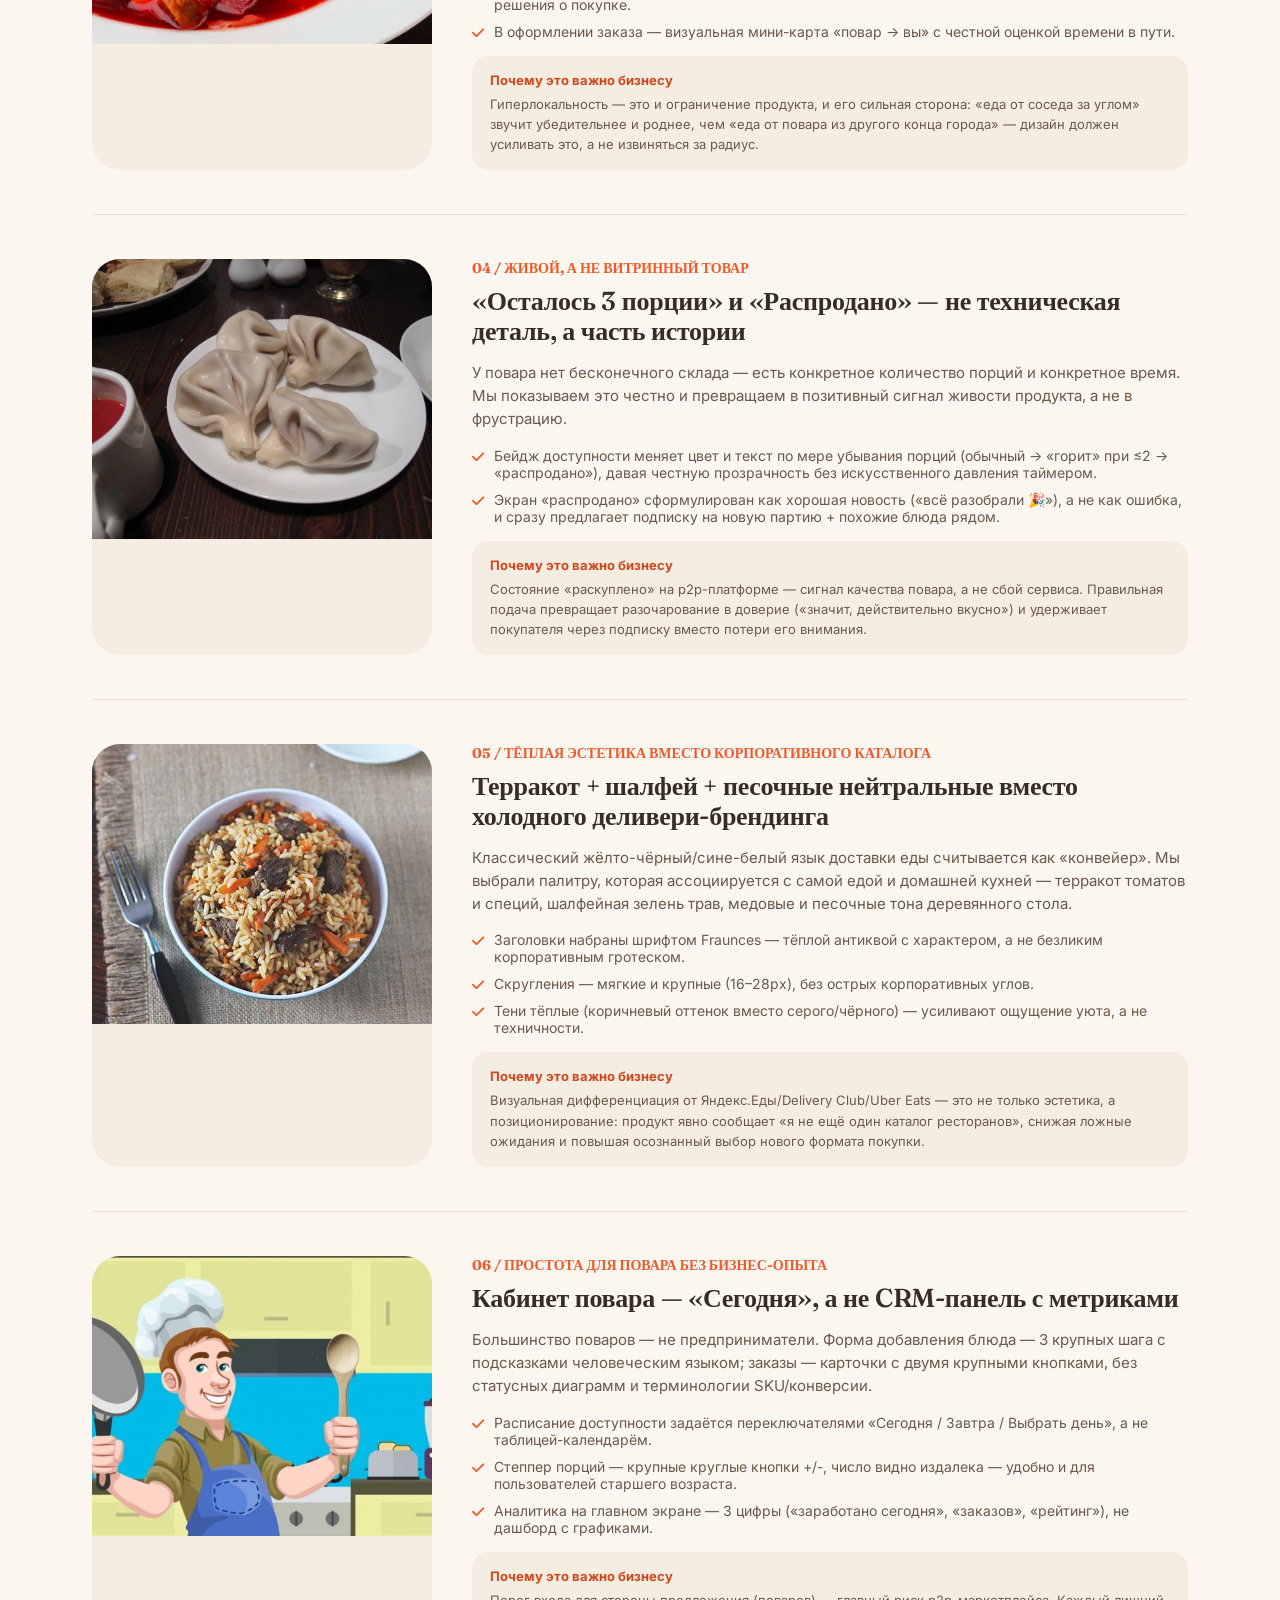
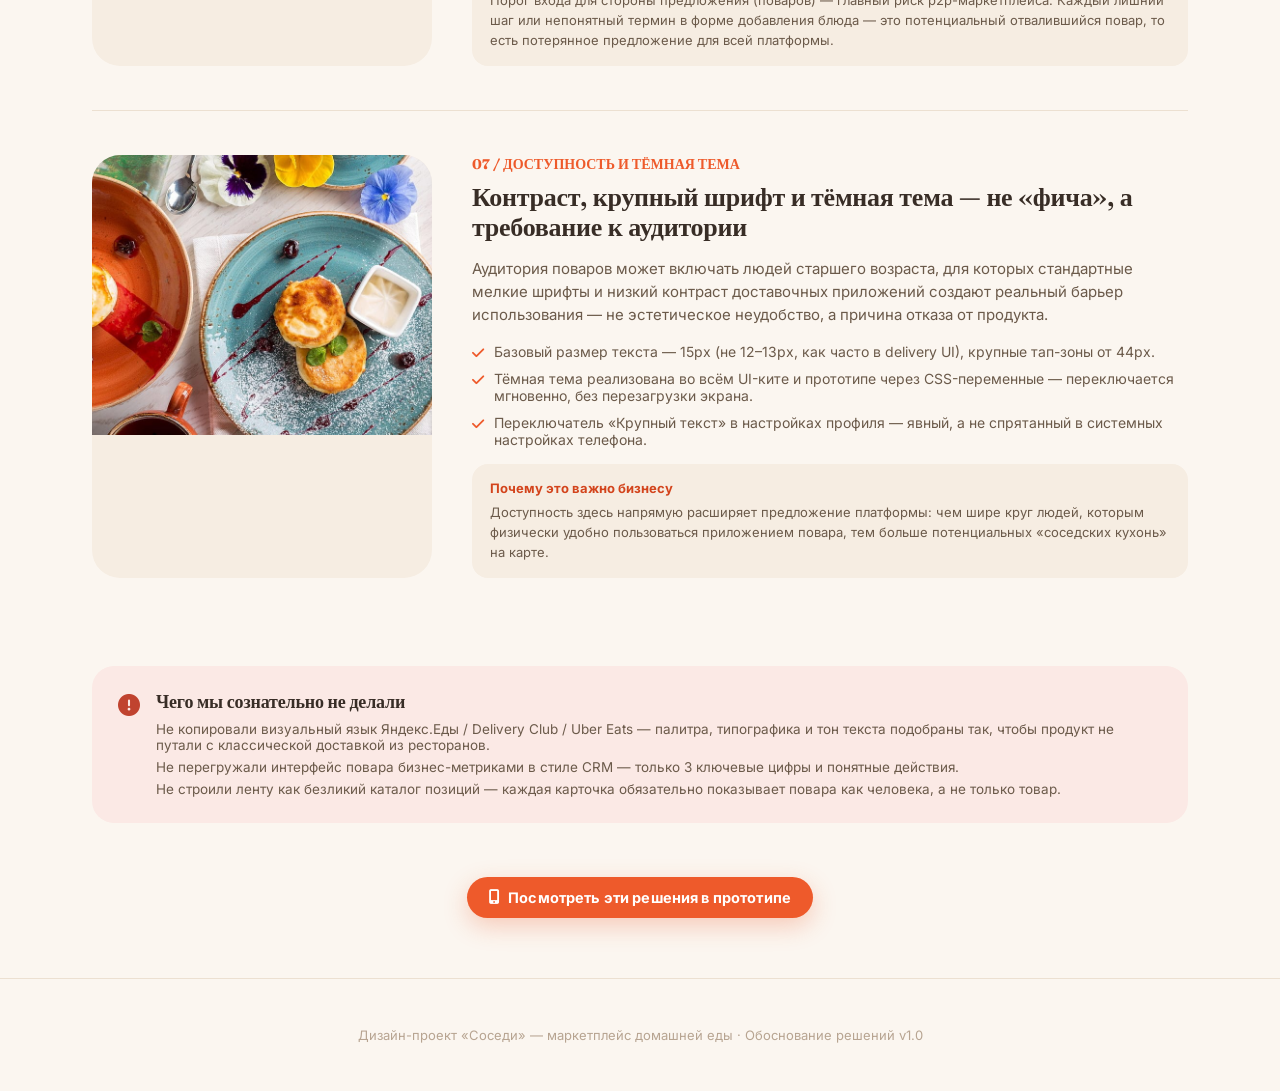
<file: rationale.html>
<!DOCTYPE html>
<html lang="ru">
<head>
<meta charset="UTF-8">
<meta name="viewport" content="width=device-width, initial-scale=1.0">
<title>Обоснование дизайн-решений | Соседи</title>
<link rel="stylesheet" href="css/tokens.css">
<link rel="stylesheet" href="css/base.css">
<link rel="stylesheet" href="https://cdn.jsdelivr.net/npm/@fortawesome/fontawesome-free@6.4.0/css/all.min.css">
<style>
  .rat-hero{padding:48px 0 10px;}
  .rat-hero h1{font-size:36px;margin-bottom:14px;}
  .rat-hero p{max-width:660px;}

  .rat-block{display:grid;grid-template-columns:340px 1fr;gap:40px;padding:44px 0;border-top:1px solid var(--border-soft);}
  .rat-block:first-of-type{border-top:none;}
  .rat-block .rat-visual{border-radius:var(--r-xl);overflow:hidden;background:var(--bg-surface-2);}
  .rat-block .rat-visual img{width:100%;height:280px;object-fit:cover;}
  .rat-num{font-family:var(--font-display);font-size:14px;color:var(--clr-primary-500);font-weight:700;margin-bottom:10px;display:block;}
  .rat-block h2{margin-bottom:14px;}
  .rat-why{background:var(--bg-surface-2);border-radius:var(--r-md);padding:16px 18px;margin-top:16px;}
  .rat-why b{color:var(--clr-primary-600);font-size:13px;display:block;margin-bottom:6px;}
  .rat-why p{font-size:13px;}
  .rat-list{display:flex;flex-direction:column;gap:10px;margin-top:16px;}
  .rat-list li{display:flex;gap:10px;font-size:14px;color:var(--text-secondary);}
  .rat-list i{color:var(--clr-primary-500);margin-top:3px;flex-shrink:0;}

  .avoid-box{
    background:var(--clr-danger-bg);border-radius:var(--r-lg);padding:26px;margin:44px 0;
    display:flex;gap:16px;align-items:flex-start;
  }
  .avoid-box i{font-size:22px;color:var(--clr-danger);margin-top:2px;}
  .avoid-box h4{margin-bottom:8px;}
  .avoid-box ul{display:flex;flex-direction:column;gap:6px;}
  .avoid-box li{font-size:13.5px;color:var(--text-secondary);}

  @media(max-width:900px){
    .rat-block{grid-template-columns:1fr;}
    .rat-block .rat-visual img{height:220px;}
  }
</style>
</head>
<body>

<header class="site-header">
  <a href="index.html" class="site-logo"><span class="mark"><i class="fa-solid fa-kitchen-set"></i></span>Соседи</a>
  <nav class="site-nav">
    <a href="index.html">Обзор проекта</a>
    <a href="flows.html">User Flow</a>
    <a href="prototype.html">Прототип</a>
    <a href="ui-kit.html">UI-кит</a>
    <a href="rationale.html" class="active">Обоснование</a>
  </nav>
  <div class="theme-toggle" id="themeToggle">
    <button data-theme="light" class="active"><i class="fa-solid fa-sun"></i></button>
    <button data-theme="dark"><i class="fa-solid fa-moon"></i></button>
  </div>
</header>

<main class="container">
  <section class="rat-hero">
    <div class="eyebrow"><i class="fa-solid fa-lightbulb"></i> Обоснование</div>
    <h1>Почему дизайн сделан именно так</h1>
    <p>Не только «что показано», но и «зачем» — особенно там, где решение касается доверия и верификации, потому что именно это отличает продукт от обычной доставки еды.</p>
  </section>

  <section class="rat-block">
    <div class="rat-visual"><img src="images/cook-woman1.jpg" alt="Повар Анна на своей кухне"></div>
    <div>
      <span class="rat-num">01 / ДОВЕРИЕ КАК ФУНДАМЕНТ</span>
      <h2>Профиль повара строится как «личность», а не «точка продаж»</h2>
      <p>Покупатель платит незнакомому человеку за еду, приготовленную дома, без ресторанной проверки санстанции. Это принципиально другая транзакция доверия, чем заказ в сетевом ресторане — и дизайн должен явно это признавать, а не маскировать под привычный каталог.</p>
      <ul class="rat-list">
        <li><i class="fa-solid fa-check"></i>Первый крупный элемент на экране повара — фотография человека (не блюда), затем короткая личная история и специализация.</li>
        <li><i class="fa-solid fa-check"></i>Бейджи верификации сформулированы на человеческом языке («Личность проверена», «Кухня подтверждена фото») — не канцелярским («KYC passed»).</li>
        <li><i class="fa-solid fa-check"></i>Рейтинг разбит на 4 конкретных критерия (вкус, соответствие фото, упаковка, время) — общая «звёздочка» ничего не говорит о том, чему конкретно можно доверять.</li>
      </ul>
      <div class="rat-why">
        <b>Почему это важно бизнесу</b>
        <p>На p2p-платформах барьер входа для покупателя — не цена, а тревога «а вдруг это разово и несерьёзно». Явные, но не бюрократичные сигналы доверия напрямую снижают этот барьер и повышают конверсию в первый заказ.</p>
      </div>
    </div>
  </section>

  <section class="rat-block">
    <div class="rat-visual"><img src="images/customer-woman1.jpg" alt="UGC отзыв покупателя"></div>
    <div>
      <span class="rat-num">02 / UGC-ФОТО КАК СОЦИАЛЬНОЕ ДОКАЗАТЕЛЬСТВО</span>
      <h2>Фото от покупателей встроены прямо в карточку повара и блюда, рядом со студийными</h2>
      <p>Студийное фото блюда показывает «как задумано», фото покупателя показывает «как получилось на самом деле» — и именно второе снимает главный страх: «а придёт ли то, что на картинке».</p>
      <ul class="rat-list">
        <li><i class="fa-solid fa-check"></i>Горизонтальная лента UGC-фото размещена сразу после блока с рейтингом — не спрятана в отдельную вкладку «отзывы».</li>
        <li><i class="fa-solid fa-check"></i>В отзывах фото прикреплены прямо к тексту, а не отдельной галереей — сохраняется контекст «кто, что сказал, что показал».</li>
      </ul>
      <div class="rat-why">
        <b>Почему это важно бизнесу</b>
        <p>На платформах хендмейд/маркетплейс-типа (Etsy, Авито) UGC исторически повышает конверсию сильнее, чем улучшение студийной съёмки — потому что закрывает вопрос достоверности, а не эстетики.</p>
      </div>
    </div>
  </section>

  <section class="rat-block">
    <div class="rat-visual"><img src="images/dish-borscht.jpg" alt="Карта расстояния до повара"></div>
    <div>
      <span class="rat-num">03 / ГИПЕРЛОКАЛЬНОСТЬ КАК ПЕРВИЧНЫЙ ФИЛЬТР</span>
      <h2>Радиус поиска — крупный элемент на главном экране, а не настройка в меню</h2>
      <p>Домашняя еда физически хуже переносит долгую транспортировку, чем ресторанная доставка на darkkitchen-логистике. Расстояние здесь — не «удобство», а фактор качества блюда, которое доедет тёплым или остывшим.</p>
      <ul class="rat-list">
        <li><i class="fa-solid fa-check"></i>Слайдер радиуса закреплён прямо под фильтрами ленты, всегда виден без дополнительных тапов.</li>
        <li><i class="fa-solid fa-check"></i>На карточке блюда расстояние стоит рядом с ценой — равноценный по важности параметр решения о покупке.</li>
        <li><i class="fa-solid fa-check"></i>В оформлении заказа — визуальная мини-карта «повар → вы» с честной оценкой времени в пути.</li>
      </ul>
      <div class="rat-why">
        <b>Почему это важно бизнесу</b>
        <p>Гиперлокальность — это и ограничение продукта, и его сильная сторона: «еда от соседа за углом» звучит убедительнее и роднее, чем «еда от повара из другого конца города» — дизайн должен усиливать это, а не извиняться за радиус.</p>
      </div>
    </div>
  </section>

  <section class="rat-block">
    <div class="rat-visual"><img src="images/dish-khinkali.jpg" alt="Состояние распродано"></div>
    <div>
      <span class="rat-num">04 / ЖИВОЙ, А НЕ ВИТРИННЫЙ ТОВАР</span>
      <h2>«Осталось 3 порции» и «Распродано» — не техническая деталь, а часть истории</h2>
      <p>У повара нет бесконечного склада — есть конкретное количество порций и конкретное время. Мы показываем это честно и превращаем в позитивный сигнал живости продукта, а не в фрустрацию.</p>
      <ul class="rat-list">
        <li><i class="fa-solid fa-check"></i>Бейдж доступности меняет цвет и текст по мере убывания порций (обычный → «горит» при ≤2 → «распродано»), давая честную прозрачность без искусственного давления таймером.</li>
        <li><i class="fa-solid fa-check"></i>Экран «распродано» сформулирован как хорошая новость («всё разобрали 🎉»), а не как ошибка, и сразу предлагает подписку на новую партию + похожие блюда рядом.</li>
      </ul>
      <div class="rat-why">
        <b>Почему это важно бизнесу</b>
        <p>Состояние «раскуплено» на p2p-платформе — сигнал качества повара, а не сбой сервиса. Правильная подача превращает разочарование в доверие («значит, действительно вкусно») и удерживает покупателя через подписку вместо потери его внимания.</p>
      </div>
    </div>
  </section>

  <section class="rat-block">
    <div class="rat-visual"><img src="images/dish-plov.jpg" alt="Тёплая палитра"></div>
    <div>
      <span class="rat-num">05 / ТЁПЛАЯ ЭСТЕТИКА ВМЕСТО КОРПОРАТИВНОГО КАТАЛОГА</span>
      <h2>Терракот + шалфей + песочные нейтральные вместо холодного деливери-брендинга</h2>
      <p>Классический жёлто-чёрный/сине-белый язык доставки еды считывается как «конвейер». Мы выбрали палитру, которая ассоциируется с самой едой и домашней кухней — терракот томатов и специй, шалфейная зелень трав, медовые и песочные тона деревянного стола.</p>
      <ul class="rat-list">
        <li><i class="fa-solid fa-check"></i>Заголовки набраны шрифтом Fraunces — тёплой антиквой с характером, а не безликим корпоративным гротеском.</li>
        <li><i class="fa-solid fa-check"></i>Скругления — мягкие и крупные (16–28px), без острых корпоративных углов.</li>
        <li><i class="fa-solid fa-check"></i>Тени тёплые (коричневый оттенок вместо серого/чёрного) — усиливают ощущение уюта, а не техничности.</li>
      </ul>
      <div class="rat-why">
        <b>Почему это важно бизнесу</b>
        <p>Визуальная дифференциация от Яндекс.Еды/Delivery Club/Uber Eats — это не только эстетика, а позиционирование: продукт явно сообщает «я не ещё один каталог ресторанов», снижая ложные ожидания и повышая осознанный выбор нового формата покупки.</p>
      </div>
    </div>
  </section>

  <section class="rat-block">
    <div class="rat-visual"><img src="images/cook-man1.jpg" alt="Простая форма добавления блюда"></div>
    <div>
      <span class="rat-num">06 / ПРОСТОТА ДЛЯ ПОВАРА БЕЗ БИЗНЕС-ОПЫТА</span>
      <h2>Кабинет повара — «Сегодня», а не CRM-панель с метриками</h2>
      <p>Большинство поваров — не предприниматели. Форма добавления блюда — 3 крупных шага с подсказками человеческим языком; заказы — карточки с двумя крупными кнопками, без статусных диаграмм и терминологии SKU/конверсии.</p>
      <ul class="rat-list">
        <li><i class="fa-solid fa-check"></i>Расписание доступности задаётся переключателями «Сегодня / Завтра / Выбрать день», а не таблицей-календарём.</li>
        <li><i class="fa-solid fa-check"></i>Степпер порций — крупные круглые кнопки +/-, число видно издалека — удобно и для пользователей старшего возраста.</li>
        <li><i class="fa-solid fa-check"></i>Аналитика на главном экране — 3 цифры («заработано сегодня», «заказов», «рейтинг»), не дашборд с графиками.</li>
      </ul>
      <div class="rat-why">
        <b>Почему это важно бизнесу</b>
        <p>Порог входа для стороны предложения (поваров) — главный риск p2p-маркетплейса. Каждый лишний шаг или непонятный термин в форме добавления блюда — это потенциальный отвалившийся повар, то есть потерянное предложение для всей платформы.</p>
      </div>
    </div>
  </section>

  <section class="rat-block">
    <div class="rat-visual"><img src="images/dish-syrniki.jpg" alt="Доступность и тёмная тема"></div>
    <div>
      <span class="rat-num">07 / ДОСТУПНОСТЬ И ТЁМНАЯ ТЕМА</span>
      <h2>Контраст, крупный шрифт и тёмная тема — не «фича», а требование к аудитории</h2>
      <p>Аудитория поваров может включать людей старшего возраста, для которых стандартные мелкие шрифты и низкий контраст доставочных приложений создают реальный барьер использования — не эстетическое неудобство, а причина отказа от продукта.</p>
      <ul class="rat-list">
        <li><i class="fa-solid fa-check"></i>Базовый размер текста — 15px (не 12–13px, как часто в delivery UI), крупные тап-зоны от 44px.</li>
        <li><i class="fa-solid fa-check"></i>Тёмная тема реализована во всём UI-ките и прототипе через CSS-переменные — переключается мгновенно, без перезагрузки экрана.</li>
        <li><i class="fa-solid fa-check"></i>Переключатель «Крупный текст» в настройках профиля — явный, а не спрятанный в системных настройках телефона.</li>
      </ul>
      <div class="rat-why">
        <b>Почему это важно бизнесу</b>
        <p>Доступность здесь напрямую расширяет предложение платформы: чем шире круг людей, которым физически удобно пользоваться приложением повара, тем больше потенциальных «соседских кухонь» на карте.</p>
      </div>
    </div>
  </section>

  <div class="avoid-box">
    <i class="fa-solid fa-circle-exclamation"></i>
    <div>
      <h4>Чего мы сознательно не делали</h4>
      <ul>
        <li>Не копировали визуальный язык Яндекс.Еды / Delivery Club / Uber Eats — палитра, типографика и тон текста подобраны так, чтобы продукт не путали с классической доставкой из ресторанов.</li>
        <li>Не перегружали интерфейс повара бизнес-метриками в стиле CRM — только 3 ключевые цифры и понятные действия.</li>
        <li>Не строили ленту как безликий каталог позиций — каждая карточка обязательно показывает повара как человека, а не только товар.</li>
      </ul>
    </div>
  </div>

  <div style="text-align:center;padding:10px 0 60px;">
    <a href="prototype.html" class="btn btn-primary"><i class="fa-solid fa-mobile-screen-button"></i> Посмотреть эти решения в прототипе</a>
  </div>
</main>

<footer class="site-footer">
  Дизайн-проект «Соседи» — маркетплейс домашней еды · Обоснование решений v1.0
</footer>

<script src="js/theme.js"></script>
</body>
</html>
</file>
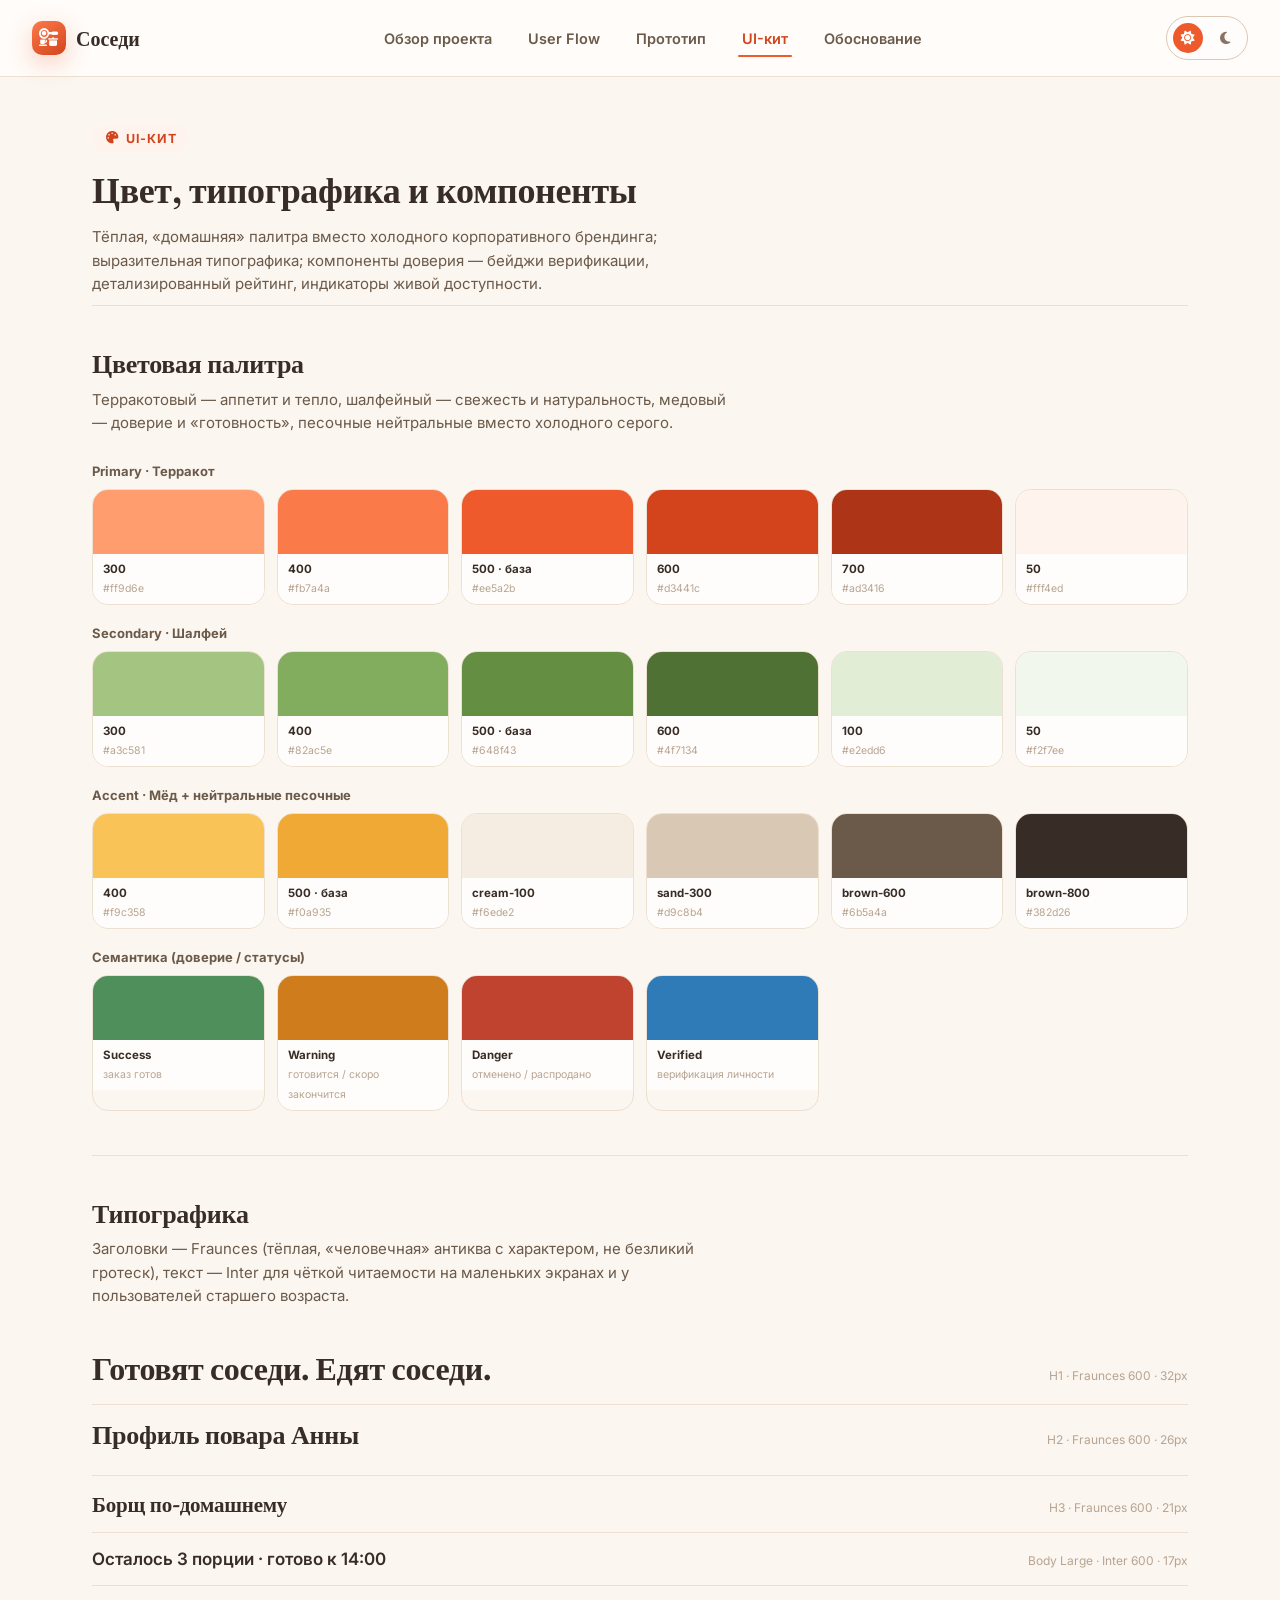
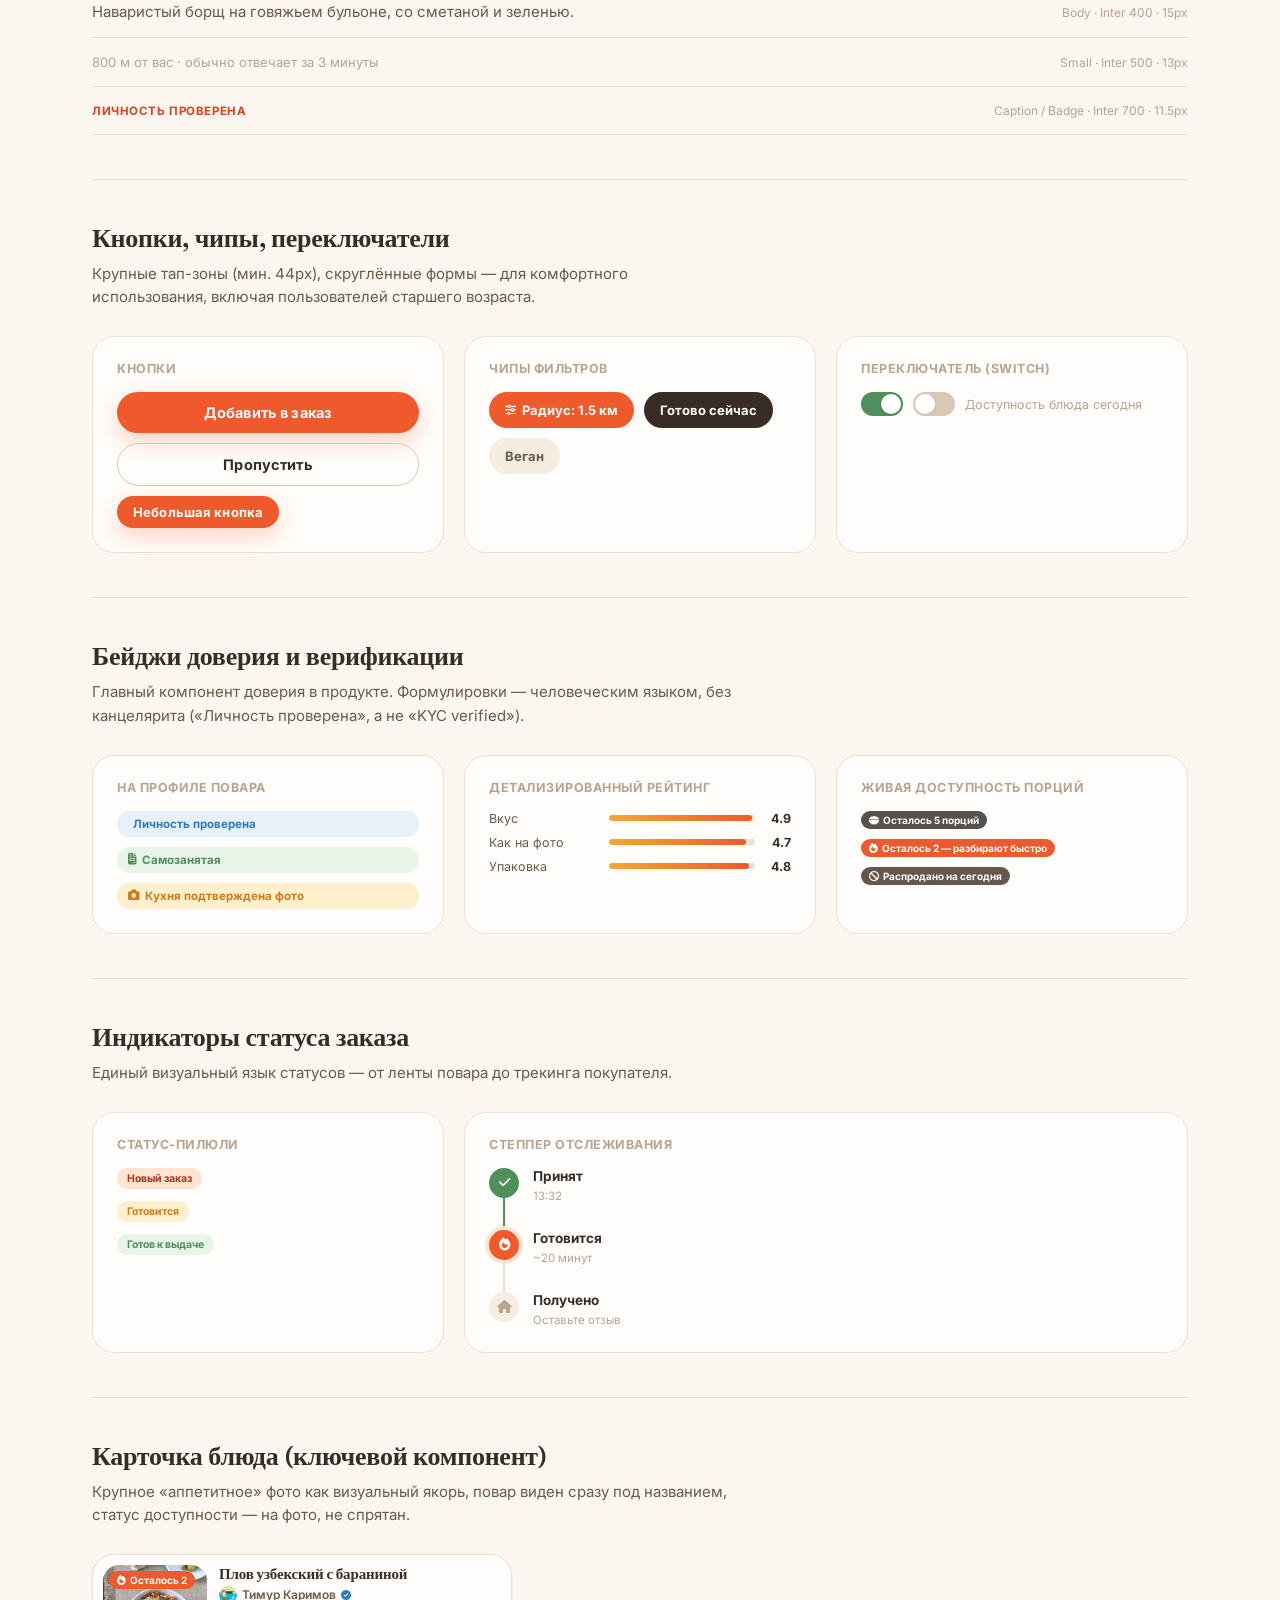
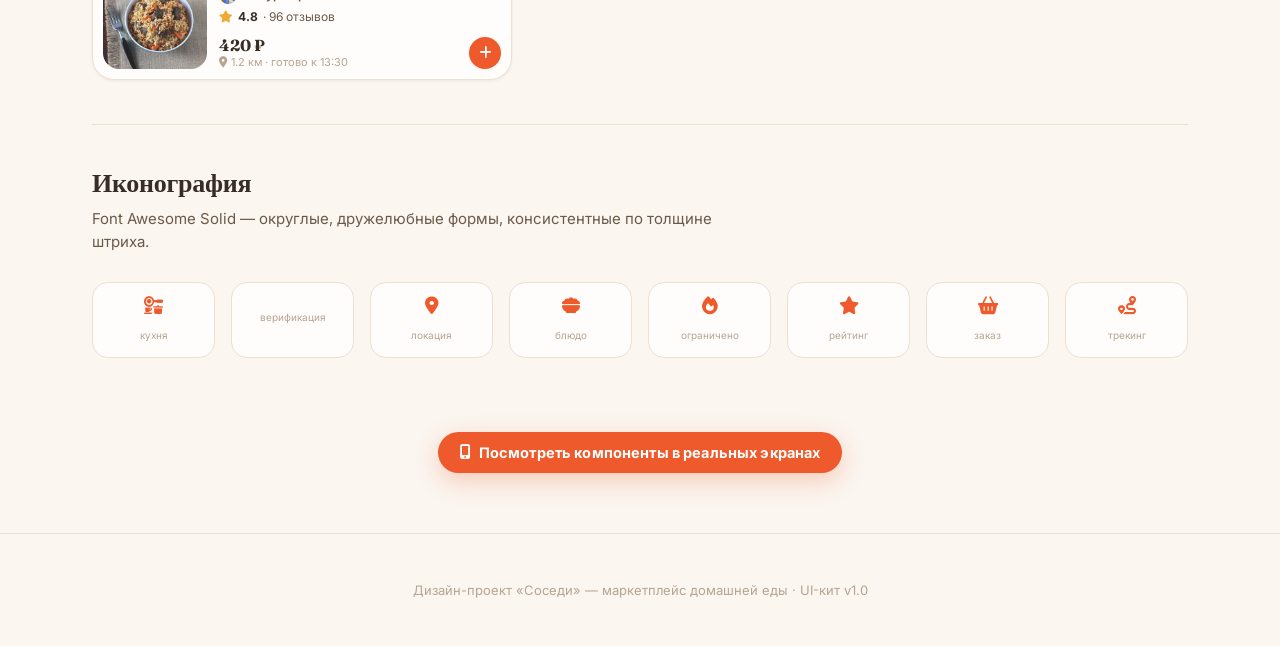
<file: ui-kit.html>
<!DOCTYPE html>
<html lang="ru">
<head>
<meta charset="UTF-8">
<meta name="viewport" content="width=device-width, initial-scale=1.0">
<title>UI-кит | Соседи</title>
<link rel="stylesheet" href="css/tokens.css">
<link rel="stylesheet" href="css/base.css">
<link rel="stylesheet" href="css/prototype.css">
<link rel="stylesheet" href="https://cdn.jsdelivr.net/npm/@fortawesome/fontawesome-free@6.4.0/css/all.min.css">
<style>
  .kit-hero{padding:48px 0 10px;}
  .kit-hero h1{font-size:36px;margin-bottom:14px;}
  .kit-section{padding:44px 0;border-top:1px solid var(--border-soft);}
  .kit-section:first-of-type{border-top:none;}
  .kit-section h2{margin-bottom:8px;}
  .kit-section > p{max-width:640px;margin-bottom:28px;}

  /* Color swatches */
  .swatch-grid{display:grid;grid-template-columns:repeat(6,1fr);gap:12px;}
  .swatch{border-radius:var(--r-md);overflow:hidden;border:1px solid var(--border-soft);}
  .swatch .fill{height:64px;}
  .swatch .label{padding:8px 10px;background:var(--bg-surface);}
  .swatch .label b{font-size:11.5px;display:block;}
  .swatch .label span{font-size:10.5px;color:var(--text-muted);}
  .swatch-row-title{font-size:13px;font-weight:700;margin:20px 0 10px;color:var(--text-secondary);}

  /* Typography */
  .type-row{display:flex;align-items:baseline;gap:20px;padding:16px 0;border-bottom:1px solid var(--border-soft);}
  .type-row .t-sample{flex:1;}
  .type-row .t-meta{width:200px;font-size:12px;color:var(--text-muted);text-align:right;flex-shrink:0;}

  /* Component showcase grid */
  .showcase-grid{display:grid;grid-template-columns:repeat(3,1fr);gap:20px;}
  .showcase-card{background:var(--bg-surface);border:1px solid var(--border-soft);border-radius:var(--r-lg);padding:24px;}
  .showcase-card h5{font-size:12.5px;text-transform:uppercase;letter-spacing:0.04em;color:var(--text-muted);margin-bottom:16px;font-family:var(--font-body);}
  .showcase-row{display:flex;gap:10px;flex-wrap:wrap;align-items:center;}

  .badge-showcase{display:flex;flex-direction:column;gap:10px;}

  .icon-grid{display:grid;grid-template-columns:repeat(8,1fr);gap:16px;text-align:center;}
  .icon-grid div{padding:14px 6px;border-radius:var(--r-md);background:var(--bg-surface);border:1px solid var(--border-soft);}
  .icon-grid i{font-size:18px;color:var(--clr-primary-500);margin-bottom:8px;display:block;}
  .icon-grid span{font-size:10px;color:var(--text-muted);}

  @media(max-width:900px){
    .swatch-grid{grid-template-columns:repeat(3,1fr);}
    .showcase-grid{grid-template-columns:1fr;}
    .icon-grid{grid-template-columns:repeat(4,1fr);}
    .type-row{flex-direction:column;gap:4px;}
    .type-row .t-meta{width:auto;text-align:left;}
  }
</style>
</head>
<body>

<header class="site-header">
  <a href="index.html" class="site-logo"><span class="mark"><i class="fa-solid fa-kitchen-set"></i></span>Соседи</a>
  <nav class="site-nav">
    <a href="index.html">Обзор проекта</a>
    <a href="flows.html">User Flow</a>
    <a href="prototype.html">Прототип</a>
    <a href="ui-kit.html" class="active">UI-кит</a>
    <a href="rationale.html">Обоснование</a>
  </nav>
  <div class="theme-toggle" id="themeToggle">
    <button data-theme="light" class="active"><i class="fa-solid fa-sun"></i></button>
    <button data-theme="dark"><i class="fa-solid fa-moon"></i></button>
  </div>
</header>

<main class="container">
  <section class="kit-hero">
    <div class="eyebrow"><i class="fa-solid fa-palette"></i> UI-кит</div>
    <h1>Цвет, типографика и компоненты</h1>
    <p style="max-width:640px;">Тёплая, «домашняя» палитра вместо холодного корпоративного брендинга; выразительная типографика; компоненты доверия — бейджи верификации, детализированный рейтинг, индикаторы живой доступности.</p>
  </section>

  <!-- COLORS -->
  <section class="kit-section">
    <h2>Цветовая палитра</h2>
    <p>Терракотовый — аппетит и тепло, шалфейный — свежесть и натуральность, медовый — доверие и «готовность», песочные нейтральные вместо холодного серого.</p>

    <div class="swatch-row-title">Primary · Терракот</div>
    <div class="swatch-grid">
      <div class="swatch"><div class="fill" style="background:var(--clr-primary-300);"></div><div class="label"><b>300</b><span>#ff9d6e</span></div></div>
      <div class="swatch"><div class="fill" style="background:var(--clr-primary-400);"></div><div class="label"><b>400</b><span>#fb7a4a</span></div></div>
      <div class="swatch"><div class="fill" style="background:var(--clr-primary-500);"></div><div class="label"><b>500 · база</b><span>#ee5a2b</span></div></div>
      <div class="swatch"><div class="fill" style="background:var(--clr-primary-600);"></div><div class="label"><b>600</b><span>#d3441c</span></div></div>
      <div class="swatch"><div class="fill" style="background:var(--clr-primary-700);"></div><div class="label"><b>700</b><span>#ad3416</span></div></div>
      <div class="swatch"><div class="fill" style="background:var(--clr-primary-50);"></div><div class="label"><b>50</b><span>#fff4ed</span></div></div>
    </div>

    <div class="swatch-row-title">Secondary · Шалфей</div>
    <div class="swatch-grid">
      <div class="swatch"><div class="fill" style="background:var(--clr-sage-300);"></div><div class="label"><b>300</b><span>#a3c581</span></div></div>
      <div class="swatch"><div class="fill" style="background:var(--clr-sage-400);"></div><div class="label"><b>400</b><span>#82ac5e</span></div></div>
      <div class="swatch"><div class="fill" style="background:var(--clr-sage-500);"></div><div class="label"><b>500 · база</b><span>#648f43</span></div></div>
      <div class="swatch"><div class="fill" style="background:var(--clr-sage-600);"></div><div class="label"><b>600</b><span>#4f7134</span></div></div>
      <div class="swatch"><div class="fill" style="background:var(--clr-sage-100);"></div><div class="label"><b>100</b><span>#e2edd6</span></div></div>
      <div class="swatch"><div class="fill" style="background:var(--clr-sage-50);"></div><div class="label"><b>50</b><span>#f2f7ee</span></div></div>
    </div>

    <div class="swatch-row-title">Accent · Мёд + нейтральные песочные</div>
    <div class="swatch-grid">
      <div class="swatch"><div class="fill" style="background:var(--clr-honey-400);"></div><div class="label"><b>400</b><span>#f9c358</span></div></div>
      <div class="swatch"><div class="fill" style="background:var(--clr-honey-500);"></div><div class="label"><b>500 · база</b><span>#f0a935</span></div></div>
      <div class="swatch"><div class="fill" style="background:var(--clr-cream-100);"></div><div class="label"><b>cream-100</b><span>#f6ede2</span></div></div>
      <div class="swatch"><div class="fill" style="background:var(--clr-sand-300);"></div><div class="label"><b>sand-300</b><span>#d9c8b4</span></div></div>
      <div class="swatch"><div class="fill" style="background:var(--clr-brown-600);"></div><div class="label"><b>brown-600</b><span>#6b5a4a</span></div></div>
      <div class="swatch"><div class="fill" style="background:var(--clr-brown-800);"></div><div class="label"><b>brown-800</b><span>#382d26</span></div></div>
    </div>

    <div class="swatch-row-title">Семантика (доверие / статусы)</div>
    <div class="swatch-grid">
      <div class="swatch"><div class="fill" style="background:var(--clr-success);"></div><div class="label"><b>Success</b><span>заказ готов</span></div></div>
      <div class="swatch"><div class="fill" style="background:var(--clr-warn);"></div><div class="label"><b>Warning</b><span>готовится / скоро закончится</span></div></div>
      <div class="swatch"><div class="fill" style="background:var(--clr-danger);"></div><div class="label"><b>Danger</b><span>отменено / распродано</span></div></div>
      <div class="swatch"><div class="fill" style="background:var(--clr-verified);"></div><div class="label"><b>Verified</b><span>верификация личности</span></div></div>
    </div>
  </section>

  <!-- TYPOGRAPHY -->
  <section class="kit-section">
    <h2>Типографика</h2>
    <p>Заголовки — Fraunces (тёплая, «человечная» антиква с характером, не безликий гротеск), текст — Inter для чёткой читаемости на маленьких экранах и у пользователей старшего возраста.</p>

    <div class="type-row"><div class="t-sample"><h1 style="font-size:32px;">Готовят соседи. Едят соседи.</h1></div><div class="t-meta">H1 · Fraunces 600 · 32px</div></div>
    <div class="type-row"><div class="t-sample"><h2 style="font-size:26px;">Профиль повара Анны</h2></div><div class="t-meta">H2 · Fraunces 600 · 26px</div></div>
    <div class="type-row"><div class="t-sample"><h3 style="font-size:21px;">Борщ по-домашнему</h3></div><div class="t-meta">H3 · Fraunces 600 · 21px</div></div>
    <div class="type-row"><div class="t-sample" style="font-family:var(--font-body);font-size:17px;font-weight:600;">Осталось 3 порции · готово к 14:00</div><div class="t-meta">Body Large · Inter 600 · 17px</div></div>
    <div class="type-row"><div class="t-sample" style="font-family:var(--font-body);font-size:15px;color:var(--text-secondary);">Наваристый борщ на говяжьем бульоне, со сметаной и зеленью.</div><div class="t-meta">Body · Inter 400 · 15px</div></div>
    <div class="type-row"><div class="t-sample" style="font-family:var(--font-body);font-size:13px;color:var(--text-muted);">800 м от вас · обычно отвечает за 3 минуты</div><div class="t-meta">Small · Inter 500 · 13px</div></div>
    <div class="type-row"><div class="t-sample" style="font-family:var(--font-body);font-size:11.5px;font-weight:700;text-transform:uppercase;letter-spacing:0.05em;color:var(--clr-primary-600);">Личность проверена</div><div class="t-meta">Caption / Badge · Inter 700 · 11.5px</div></div>
  </section>

  <!-- COMPONENTS: buttons & chips -->
  <section class="kit-section">
    <h2>Кнопки, чипы, переключатели</h2>
    <p>Крупные тап-зоны (мин. 44px), скруглённые формы — для комфортного использования, включая пользователей старшего возраста.</p>
    <div class="showcase-grid">
      <div class="showcase-card">
        <h5>Кнопки</h5>
        <div class="showcase-row" style="flex-direction:column;align-items:stretch;">
          <button class="btn btn-primary">Добавить в заказ</button>
          <button class="btn btn-ghost">Пропустить</button>
          <button class="btn btn-primary btn-sm" style="align-self:flex-start;">Небольшая кнопка</button>
        </div>
      </div>
      <div class="showcase-card">
        <h5>Чипы фильтров</h5>
        <div class="showcase-row">
          <div class="chip chip-primary"><i class="fa-solid fa-sliders"></i> Радиус: 1.5 км</div>
          <div class="chip active">Готово сейчас</div>
          <div class="chip">Веган</div>
        </div>
      </div>
      <div class="showcase-card">
        <h5>Переключатель (Switch)</h5>
        <div class="showcase-row">
          <span class="switch on"></span>
          <span class="switch"></span>
          <span style="font-size:12.5px;color:var(--text-muted);">Доступность блюда сегодня</span>
        </div>
      </div>
    </div>
  </section>

  <!-- TRUST BADGES -->
  <section class="kit-section">
    <h2>Бейджи доверия и верификации</h2>
    <p>Главный компонент доверия в продукте. Формулировки — человеческим языком, без канцелярита («Личность проверена», а не «KYC verified»).</p>
    <div class="showcase-grid">
      <div class="showcase-card">
        <h5>На профиле повара</h5>
        <div class="badge-showcase">
          <span class="trust-badge identity"><i class="fa-solid fa-shield-check"></i> Личность проверена</span>
          <span class="trust-badge selfemployed"><i class="fa-solid fa-file-invoice"></i> Самозанятая</span>
          <span class="trust-badge kitchen"><i class="fa-solid fa-camera"></i> Кухня подтверждена фото</span>
        </div>
      </div>
      <div class="showcase-card">
        <h5>Детализированный рейтинг</h5>
        <div class="rating-detail">
          <div class="rating-detail-row"><span class="label">Вкус</span><div class="bar-track"><div class="bar-fill" style="width:98%;"></div></div><span class="val">4.9</span></div>
          <div class="rating-detail-row"><span class="label">Как на фото</span><div class="bar-track"><div class="bar-fill" style="width:94%;"></div></div><span class="val">4.7</span></div>
          <div class="rating-detail-row"><span class="label">Упаковка</span><div class="bar-track"><div class="bar-fill" style="width:96%;"></div></div><span class="val">4.8</span></div>
        </div>
      </div>
      <div class="showcase-card">
        <h5>Живая доступность порций</h5>
        <div class="badge-showcase">
          <span class="portions-badge" style="position:static;display:inline-flex;width:fit-content;"><i class="fa-solid fa-bowl-food"></i> Осталось 5 порций</span>
          <span class="portions-badge low" style="position:static;display:inline-flex;width:fit-content;"><i class="fa-solid fa-fire"></i> Осталось 2 — разбирают быстро</span>
          <span class="portions-badge soldout" style="position:static;display:inline-flex;width:fit-content;"><i class="fa-solid fa-ban"></i> Распродано на сегодня</span>
        </div>
      </div>
    </div>
  </section>

  <!-- ORDER STATUS -->
  <section class="kit-section">
    <h2>Индикаторы статуса заказа</h2>
    <p>Единый визуальный язык статусов — от ленты повара до трекинга покупателя.</p>
    <div class="showcase-grid">
      <div class="showcase-card">
        <h5>Статус-пилюли</h5>
        <div class="showcase-row" style="flex-direction:column;align-items:flex-start;gap:12px;">
          <span class="status-pill new">Новый заказ</span>
          <span class="status-pill cooking">Готовится</span>
          <span class="status-pill ready">Готов к выдаче</span>
        </div>
      </div>
      <div class="showcase-card" style="grid-column:span 2;">
        <h5>Степпер отслеживания</h5>
        <div class="stepper" style="padding:0;">
          <div class="step-item done"><div class="step-dot"><i class="fa-solid fa-check"></i></div><div class="step-body"><b>Принят</b><span>13:32</span></div></div>
          <div class="step-item current"><div class="step-dot"><i class="fa-solid fa-fire"></i></div><div class="step-body"><b>Готовится</b><span>~20 минут</span></div></div>
          <div class="step-item"><div class="step-dot"><i class="fa-solid fa-house"></i></div><div class="step-body"><b>Получено</b><span>Оставьте отзыв</span></div></div>
        </div>
      </div>
    </div>
  </section>

  <!-- CARD COMPONENT -->
  <section class="kit-section">
    <h2>Карточка блюда (ключевой компонент)</h2>
    <p>Крупное «аппетитное» фото как визуальный якорь, повар виден сразу под названием, статус доступности — на фото, не спрятан.</p>
    <div style="max-width:420px;">
      <div class="dish-card">
        <div class="thumb-wrap"><img src="images/dish-plov.jpg" alt=""><div class="portions-badge low"><i class="fa-solid fa-fire"></i> Осталось 2</div></div>
        <div class="info">
          <h4>Плов узбекский с бараниной</h4>
          <div class="cook-mini"><img src="images/cook-man1.jpg" alt=""><span>Тимур Каримов</span><i class="fa-solid fa-circle-check verified-dot"></i></div>
          <div class="rating-line"><span class="stars"><i class="fa-solid fa-star"></i></span> <b style="color:var(--text-primary);">4.8</b> · 96 отзывов</div>
          <div class="dish-meta-row">
            <div><div class="dish-price">420 ₽</div><div class="dish-eta"><i class="fa-solid fa-location-dot"></i> 1.2 км · готово к 13:30</div></div>
            <button class="add-btn"><i class="fa-solid fa-plus"></i></button>
          </div>
        </div>
      </div>
    </div>
  </section>

  <!-- ICONS -->
  <section class="kit-section">
    <h2>Иконография</h2>
    <p>Font Awesome Solid — округлые, дружелюбные формы, консистентные по толщине штриха.</p>
    <div class="icon-grid">
      <div><i class="fa-solid fa-kitchen-set"></i><span>кухня</span></div>
      <div><i class="fa-solid fa-shield-check"></i><span>верификация</span></div>
      <div><i class="fa-solid fa-location-dot"></i><span>локация</span></div>
      <div><i class="fa-solid fa-bowl-food"></i><span>блюдо</span></div>
      <div><i class="fa-solid fa-fire"></i><span>ограничено</span></div>
      <div><i class="fa-solid fa-star"></i><span>рейтинг</span></div>
      <div><i class="fa-solid fa-basket-shopping"></i><span>заказ</span></div>
      <div><i class="fa-solid fa-route"></i><span>трекинг</span></div>
    </div>
  </section>

  <div style="text-align:center;padding:30px 0 60px;">
    <a href="prototype.html" class="btn btn-primary"><i class="fa-solid fa-mobile-screen-button"></i> Посмотреть компоненты в реальных экранах</a>
  </div>
</main>

<footer class="site-footer">
  Дизайн-проект «Соседи» — маркетплейс домашней еды · UI-кит v1.0
</footer>

<script src="js/theme.js"></script>
</body>
</html>
</file>
<file: css/tokens.css>
/* ============================================================
   ДОМАШКА / DOMASHKA — design tokens
   Маркетплейс домашней еды. p2p, тепло, доверие, гиперлокальность.
   ============================================================ */

:root{
  /* ---- Цветовая палитра: тёплая, "домашняя", не корпоративная ---- */
  /* Основной — терракотовый/томатный (аппетит, тепло, но не "фастфуд-красный") */
  --clr-primary-50:  #fff4ed;
  --clr-primary-100: #ffe4d4;
  --clr-primary-200: #ffc4a3;
  --clr-primary-300: #ff9d6e;
  --clr-primary-400: #fb7a4a;
  --clr-primary-500: #ee5a2b;   /* основной бренд-цвет */
  --clr-primary-600: #d3441c;
  --clr-primary-700: #ad3416;
  --clr-primary-800: #862a15;
  --clr-primary-900: #6c2513;

  /* Дополнительный — тёплый зелёный шалфей/базилик (свежесть, натуральность) */
  --clr-sage-50:  #f2f7ee;
  --clr-sage-100: #e2edd6;
  --clr-sage-200: #c6dbae;
  --clr-sage-300: #a3c581;
  --clr-sage-400: #82ac5e;
  --clr-sage-500: #648f43;
  --clr-sage-600: #4f7134;
  --clr-sage-700: #3f592b;

  /* Акцент — тёплый жёлтый/медовый (доверие, "готово", свет кухни) */
  --clr-honey-50:  #fff9ec;
  --clr-honey-100: #fef0cc;
  --clr-honey-300: #fcd888;
  --clr-honey-400: #f9c358;
  --clr-honey-500: #f0a935;
  --clr-honey-600: #cc8620;

  /* Нейтральные — тёплый песочный/кремовый вместо холодного серого */
  --clr-cream-0:   #fffdfb;
  --clr-cream-50:  #fbf6f0;
  --clr-cream-100: #f6ede2;
  --clr-cream-200: #ece0d1;
  --clr-sand-300:  #d9c8b4;
  --clr-sand-400:  #b7a491;
  --clr-brown-500: #8a7663;
  --clr-brown-600: #6b5a4a;
  --clr-brown-700: #4f4136;
  --clr-brown-800: #382d26;
  --clr-brown-900: #241c17;

  /* Семантика доверия/статусов */
  --clr-success: #4f8f5b;
  --clr-success-bg: #e9f4e9;
  --clr-warn: #cf7c1c;
  --clr-warn-bg: #fdf1de;
  --clr-danger: #c0432f;
  --clr-danger-bg: #fbe9e5;
  --clr-verified: #2f7bb8;
  --clr-verified-bg: #e7f1fa;

  /* Светлая тема — базовые роли */
  --bg-app: var(--clr-cream-50);
  --bg-surface: var(--clr-cream-0);
  --bg-surface-2: var(--clr-cream-100);
  --text-primary: var(--clr-brown-800);
  --text-secondary: var(--clr-brown-600);
  --text-muted: var(--clr-sand-400);
  --border-soft: var(--clr-cream-200);
  --border-strong: var(--clr-sand-300);

  /* Типографика */
  --font-display: 'Fraunces', 'Georgia', serif;
  --font-body: 'Inter', -apple-system, BlinkMacSystemFont, sans-serif;

  --fs-h1: 32px;
  --fs-h2: 26px;
  --fs-h3: 21px;
  --fs-h4: 18px;
  --fs-body-lg: 17px;
  --fs-body: 15px;
  --fs-small: 13px;
  --fs-caption: 11.5px;

  /* Радиусы — мягкие, "домашние", не острые корпоративные */
  --r-sm: 10px;
  --r-md: 16px;
  --r-lg: 22px;
  --r-xl: 28px;
  --r-pill: 999px;

  /* Тени — мягкие, тёплые */
  --shadow-sm: 0 1px 3px rgba(56, 45, 38, 0.08);
  --shadow-md: 0 6px 20px rgba(56, 45, 38, 0.10);
  --shadow-lg: 0 14px 36px rgba(56, 45, 38, 0.14);
  --shadow-glow-primary: 0 8px 24px rgba(238, 90, 43, 0.28);

  /* Отступы шкала */
  --sp-1: 4px;
  --sp-2: 8px;
  --sp-3: 12px;
  --sp-4: 16px;
  --sp-5: 20px;
  --sp-6: 24px;
  --sp-7: 32px;
  --sp-8: 40px;

  --transition-fast: 160ms cubic-bezier(.4,0,.2,1);
  --transition-med: 280ms cubic-bezier(.4,0,.2,1);
  --transition-spring: 420ms cubic-bezier(.34,1.56,.64,1);
}

/* ---- Тёмная тема (обязательна минимум для покупательской части) ---- */
[data-theme="dark"]{
  --bg-app: #1c1713;
  --bg-surface: #241d18;
  --bg-surface-2: #2c231d;
  --text-primary: #f5ece2;
  --text-secondary: #cbb8a6;
  --text-muted: #8a7363;
  --border-soft: #362c24;
  --border-strong: #4a3c31;

  --clr-primary-500: #ff7a49;
  --clr-primary-400: #ff9468;
  --clr-primary-600: #ff5f28;

  --clr-success-bg: #21301f;
  --clr-warn-bg: #332810;
  --clr-danger-bg: #34201b;
  --clr-verified-bg: #1c2a34;

  --shadow-sm: 0 1px 3px rgba(0,0,0, 0.35);
  --shadow-md: 0 6px 20px rgba(0,0,0, 0.4);
  --shadow-lg: 0 14px 36px rgba(0,0,0, 0.5);
}
</file>
<file: css/base.css>
@import url('https://fonts.googleapis.com/css2?family=Fraunces:opsz,wght@9..144,400;9..144,500;9..144,600;9..144,700&family=Inter:wght@400;500;600;700;800&display=swap');

*{margin:0;padding:0;box-sizing:border-box;}
html{scroll-behavior:smooth;}
body{
  font-family:var(--font-body);
  background:var(--bg-app);
  color:var(--text-primary);
  -webkit-font-smoothing:antialiased;
  transition:background var(--transition-med), color var(--transition-med);
}
img{max-width:100%;display:block;}
a{color:inherit;text-decoration:none;}
ul{list-style:none;}
button{font-family:inherit;cursor:pointer;border:none;background:none;color:inherit;}
h1,h2,h3,h4{font-family:var(--font-display);font-weight:600;line-height:1.15;letter-spacing:-0.01em;}
h1{font-size:var(--fs-h1);}
h2{font-size:var(--fs-h2);}
h3{font-size:var(--fs-h3);}
h4{font-size:var(--fs-h4);}
p{font-size:var(--fs-body);line-height:1.55;color:var(--text-secondary);}

/* ---------- Site chrome (marketing / docs pages, not the app itself) ---------- */
.site-header{
  position:sticky;top:0;z-index:50;
  display:flex;align-items:center;justify-content:space-between;
  padding:16px 32px;
  background:rgba(255,253,251,0.86);
  backdrop-filter:blur(10px);
  border-bottom:1px solid var(--border-soft);
}
[data-theme="dark"] .site-header{background:rgba(28,23,19,0.86);}
.site-logo{display:flex;align-items:center;gap:10px;font-family:var(--font-display);font-weight:700;font-size:20px;color:var(--text-primary);}
.site-logo .mark{
  width:34px;height:34px;border-radius:10px;
  background:linear-gradient(145deg, var(--clr-primary-400), var(--clr-primary-600));
  display:flex;align-items:center;justify-content:center;color:#fff;font-size:18px;
  box-shadow:var(--shadow-glow-primary);
}
.site-nav{display:flex;gap:28px;align-items:center;}
.site-nav a{font-size:14.5px;font-weight:600;color:var(--text-secondary);padding:8px 4px;position:relative;transition:color var(--transition-fast);}
.site-nav a:hover, .site-nav a.active{color:var(--clr-primary-600);}
.site-nav a.active::after{content:'';position:absolute;left:0;right:0;bottom:-2px;height:2px;background:var(--clr-primary-500);border-radius:2px;}

.btn{
  display:inline-flex;align-items:center;justify-content:center;gap:8px;
  padding:12px 22px;border-radius:var(--r-pill);
  font-weight:700;font-size:14.5px;letter-spacing:0.01em;
  transition:transform var(--transition-fast), box-shadow var(--transition-fast), background var(--transition-fast);
  white-space:nowrap;
}
.btn-primary{background:var(--clr-primary-500);color:#fff;box-shadow:var(--shadow-glow-primary);}
.btn-primary:hover{background:var(--clr-primary-600);transform:translateY(-1px);}
.btn-ghost{background:transparent;border:1.5px solid var(--border-strong);color:var(--text-primary);}
.btn-ghost:hover{border-color:var(--clr-primary-400);color:var(--clr-primary-600);}
.btn-sm{padding:8px 16px;font-size:13px;}

.container{max-width:1160px;margin:0 auto;padding:0 32px;}
.section{padding:88px 0;}
.section-tight{padding:56px 0;}
.eyebrow{
  display:inline-flex;align-items:center;gap:6px;
  font-size:12.5px;font-weight:700;letter-spacing:0.06em;text-transform:uppercase;
  color:var(--clr-primary-600);background:var(--clr-primary-50);
  padding:6px 14px;border-radius:var(--r-pill);margin-bottom:18px;
}
[data-theme="dark"] .eyebrow{background:rgba(238,90,43,0.15);}

.theme-toggle{
  display:flex;align-items:center;gap:8px;
  border:1.5px solid var(--border-strong);border-radius:var(--r-pill);
  padding:6px 6px;background:var(--bg-surface);
}
.theme-toggle button{
  width:30px;height:30px;border-radius:50%;display:flex;align-items:center;justify-content:center;
  font-size:14px;color:var(--text-muted);transition:all var(--transition-fast);
}
.theme-toggle button.active{background:var(--clr-primary-500);color:#fff;}

.site-footer{
  padding:48px 32px;text-align:center;color:var(--text-muted);font-size:13px;
  border-top:1px solid var(--border-soft);
}

@media (max-width:860px){
  .site-nav{display:none;}
  .site-header{padding:14px 18px;}
  .container{padding:0 18px;}
  .section{padding:56px 0;}
}
</file>
<file: css/prototype.css>
/* ============================================================
   Интерактивный прототип — рамка телефона + экраны приложения
   ============================================================ */

.proto-shell{
  display:grid;
  grid-template-columns:280px 1fr;
  min-height:calc(100vh - 65px);
}

/* ---------------- Sidebar: карта экранов ---------------- */
.proto-sidebar{
  border-right:1px solid var(--border-soft);
  padding:24px 18px 40px;
  overflow-y:auto;
  background:var(--bg-surface);
}
.role-switcher{
  display:flex;background:var(--bg-surface-2);border-radius:var(--r-pill);padding:4px;margin-bottom:22px;
  border:1px solid var(--border-soft);
}
.role-switcher button{
  flex:1;padding:10px 8px;border-radius:var(--r-pill);font-size:13px;font-weight:700;
  color:var(--text-secondary);transition:all var(--transition-fast);
  display:flex;align-items:center;justify-content:center;gap:6px;
}
.role-switcher button.active{background:var(--clr-primary-500);color:#fff;box-shadow:var(--shadow-sm);}

.proto-sidebar h5{
  font-size:11.5px;text-transform:uppercase;letter-spacing:0.07em;color:var(--text-muted);
  font-weight:700;margin:20px 0 8px;padding-left:6px;
}
.screen-list{display:flex;flex-direction:column;gap:3px;}
.screen-list button{
  display:flex;align-items:center;gap:10px;
  padding:10px 12px;border-radius:var(--r-md);
  font-size:13.5px;font-weight:600;color:var(--text-secondary);
  text-align:left;width:100%;transition:all var(--transition-fast);
}
.screen-list button i{width:16px;font-size:13px;color:var(--text-muted);}
.screen-list button:hover{background:var(--bg-surface-2);color:var(--text-primary);}
.screen-list button.active{background:var(--clr-primary-50);color:var(--clr-primary-700);}
[data-theme="dark"] .screen-list button.active{background:rgba(238,90,43,0.16);color:var(--clr-primary-400);}
.screen-list button.active i{color:var(--clr-primary-500);}

.group-hidden{display:none;}

/* ---------------- Stage ---------------- */
.proto-stage{
  display:flex;flex-direction:column;align-items:center;justify-content:flex-start;
  padding:40px 20px 60px;
  background:
    radial-gradient(circle at 15% 10%, var(--clr-primary-50), transparent 45%),
    radial-gradient(circle at 85% 90%, var(--clr-sage-50), transparent 45%);
}
[data-theme="dark"] .proto-stage{
  background:
    radial-gradient(circle at 15% 10%, rgba(238,90,43,0.08), transparent 45%),
    radial-gradient(circle at 85% 90%, rgba(100,143,67,0.08), transparent 45%);
}
.stage-caption{
  max-width:375px;margin-top:22px;text-align:center;
  font-size:13.5px;color:var(--text-secondary);
}
.stage-caption b{color:var(--text-primary);}

/* ---------------- Phone frame ---------------- */
.phone-frame{
  position:relative;
  width:375px;height:812px;
  background:var(--brown-900,#1a1512);
  border-radius:52px;
  padding:14px;
  box-shadow:var(--shadow-lg), 0 0 0 1px rgba(0,0,0,0.05);
  flex-shrink:0;
}
.phone-inner{
  position:relative;width:100%;height:100%;
  background:var(--bg-app);
  border-radius:38px;overflow:hidden;
  display:flex;flex-direction:column;
}
.phone-notch{
  position:absolute;top:14px;left:50%;transform:translateX(-50%);
  width:120px;height:26px;background:#0f0d0b;border-radius:0 0 18px 18px;z-index:40;
}
.phone-statusbar{
  height:48px;flex-shrink:0;display:flex;align-items:center;justify-content:space-between;
  padding:0 28px;font-size:13px;font-weight:700;color:var(--text-primary);position:relative;z-index:20;
}
.app-viewport{
  flex:1;overflow-y:auto;position:relative;
  scrollbar-width:none;
}
.app-viewport::-webkit-scrollbar{display:none;}

.app-screen{display:none;flex-direction:column;min-height:100%;}
.app-screen.active{display:flex;}
.app-screen.no-nav{padding-bottom:0;}

/* ---------------- App top bar ---------------- */
.app-topbar{
  display:flex;align-items:center;gap:12px;padding:6px 20px 14px;flex-shrink:0;
}
.app-topbar .icon-btn{
  width:36px;height:36px;border-radius:50%;background:var(--bg-surface-2);
  display:flex;align-items:center;justify-content:center;color:var(--text-primary);font-size:14px;flex-shrink:0;
}
.app-topbar .title{flex:1;}
.app-topbar .title h3{margin:0;}
.app-topbar .title span{font-size:12px;color:var(--text-muted);}

/* ---------------- Bottom nav ---------------- */
.app-bottomnav{
  display:flex;justify-content:space-around;align-items:center;
  padding:10px 6px calc(env(safe-area-inset-bottom, 0) + 10px);
  background:var(--bg-surface);border-top:1px solid var(--border-soft);
  flex-shrink:0;position:relative;z-index:30;
}
.app-bottomnav button{
  display:flex;flex-direction:column;align-items:center;gap:4px;
  font-size:10.5px;font-weight:700;color:var(--text-muted);padding:4px 10px;border-radius:12px;
  transition:color var(--transition-fast);
}
.app-bottomnav button i{font-size:18px;}
.app-bottomnav button.active{color:var(--clr-primary-500);}
.home-indicator{width:120px;height:4px;background:var(--text-muted);opacity:0.4;border-radius:3px;margin:6px auto 4px;}

/* ============================================================
   Компоненты приложения
   ============================================================ */

/* --- Radius / location filter chip bar --- */
.chip-row{display:flex;gap:8px;padding:2px 20px 14px;overflow-x:auto;flex-shrink:0;}
.chip-row::-webkit-scrollbar{display:none;}
.chip{
  flex-shrink:0;display:flex;align-items:center;gap:6px;
  padding:9px 15px;border-radius:var(--r-pill);font-size:13px;font-weight:700;
  background:var(--bg-surface-2);color:var(--text-secondary);border:1.5px solid transparent;
  transition:all var(--transition-fast);white-space:nowrap;
}
.chip.chip-primary{background:var(--clr-primary-500);color:#fff;}
.chip.active{background:var(--clr-brown-800);color:#fff;}
[data-theme="dark"] .chip.active{background:var(--clr-cream-0);color:var(--clr-brown-800);}
.chip i{font-size:11px;}

.radius-bar{
  margin:0 20px 16px;padding:14px 16px;border-radius:var(--r-lg);
  background:var(--bg-surface);border:1px solid var(--border-soft);flex-shrink:0;
}
.radius-bar .radius-head{display:flex;justify-content:space-between;align-items:center;margin-bottom:10px;}
.radius-bar .radius-head span{font-size:13px;font-weight:700;color:var(--text-primary);}
.radius-bar .radius-head b{color:var(--clr-primary-600);}
.radius-track{position:relative;height:6px;background:var(--border-soft);border-radius:4px;}
.radius-fill{position:absolute;left:0;top:0;height:100%;width:42%;background:var(--clr-primary-500);border-radius:4px;}
.radius-thumb{
  position:absolute;left:42%;top:50%;transform:translate(-50%,-50%);
  width:20px;height:20px;border-radius:50%;background:#fff;border:3px solid var(--clr-primary-500);box-shadow:var(--shadow-sm);
}

/* --- Section heading inline --- */
.feed-section-title{display:flex;justify-content:space-between;align-items:baseline;padding:4px 20px 12px;}
.feed-section-title h4{margin:0;}
.feed-section-title a{font-size:12.5px;font-weight:700;color:var(--clr-primary-600);}

/* --- Dish card (feed) --- */
.dish-list{display:flex;flex-direction:column;gap:16px;padding:0 20px 20px;}
.dish-card{
  display:flex;gap:12px;background:var(--bg-surface);border-radius:var(--r-lg);
  padding:10px;border:1px solid var(--border-soft);box-shadow:var(--shadow-sm);
  transition:transform var(--transition-fast), box-shadow var(--transition-fast);
  cursor:pointer;
}
.dish-card:active{transform:scale(0.98);}
.dish-card .thumb-wrap{position:relative;width:104px;height:104px;border-radius:var(--r-md);overflow:hidden;flex-shrink:0;}
.dish-card .thumb-wrap img{width:100%;height:100%;object-fit:cover;}
.portions-badge{
  position:absolute;top:6px;left:6px;background:rgba(20,15,12,0.72);color:#fff;
  font-size:10px;font-weight:700;padding:3px 8px;border-radius:var(--r-pill);backdrop-filter:blur(3px);
  display:flex;align-items:center;gap:4px;
}
.portions-badge.low{background:var(--clr-primary-500);}
.portions-badge.soldout{background:rgba(74,58,48,0.85);}
.dish-card .info{flex:1;display:flex;flex-direction:column;min-width:0;}
.dish-card .info h4{font-size:15px;margin-bottom:3px;}
.cook-mini{display:flex;align-items:center;gap:5px;margin-bottom:5px;}
.cook-mini img{width:18px;height:18px;border-radius:50%;object-fit:cover;}
.cook-mini span{font-size:12px;color:var(--text-secondary);font-weight:600;}
.cook-mini .verified-dot{color:var(--clr-verified);font-size:10px;}
.rating-line{display:flex;align-items:center;gap:5px;font-size:12px;color:var(--text-secondary);margin-bottom:6px;}
.rating-line .stars{color:var(--clr-honey-500);}
.dish-meta-row{display:flex;justify-content:space-between;align-items:flex-end;margin-top:auto;}
.dish-price{font-family:var(--font-display);font-size:16px;font-weight:700;color:var(--text-primary);}
.dish-eta{font-size:11px;color:var(--text-muted);display:flex;align-items:center;gap:4px;}
.add-btn{
  width:32px;height:32px;border-radius:50%;background:var(--clr-primary-500);color:#fff;
  display:flex;align-items:center;justify-content:center;font-size:14px;box-shadow:var(--shadow-sm);
  transition:transform var(--transition-spring);
}
.add-btn.added{background:var(--clr-success);}
.add-btn:active{transform:scale(0.85);}

.dish-card.soldout{opacity:0.6;}
.dish-card.soldout .thumb-wrap img{filter:grayscale(0.5);}

/* --- Detailed rating bars --- */
.rating-detail{display:flex;flex-direction:column;gap:9px;}
.rating-detail-row{display:flex;align-items:center;gap:10px;font-size:12.5px;}
.rating-detail-row .label{width:110px;color:var(--text-secondary);flex-shrink:0;}
.rating-detail-row .bar-track{flex:1;height:6px;background:var(--border-soft);border-radius:4px;overflow:hidden;}
.rating-detail-row .bar-fill{height:100%;background:linear-gradient(90deg, var(--clr-honey-500), var(--clr-primary-500));border-radius:4px;}
.rating-detail-row .val{width:26px;text-align:right;font-weight:700;color:var(--text-primary);}

/* --- Trust badges --- */
.badge-row{display:flex;gap:6px;flex-wrap:wrap;}
.trust-badge{
  display:flex;align-items:center;gap:5px;padding:6px 11px;border-radius:var(--r-pill);
  font-size:11.5px;font-weight:700;
}
.trust-badge.identity{background:var(--clr-verified-bg);color:var(--clr-verified);}
.trust-badge.selfemployed{background:var(--clr-success-bg);color:var(--clr-success);}
.trust-badge.kitchen{background:var(--clr-honey-100);color:var(--clr-warn);}
[data-theme="dark"] .trust-badge.kitchen{background:rgba(240,169,53,0.15);}

/* --- Cook profile header --- */
.cook-hero{position:relative;height:170px;flex-shrink:0;}
.cook-hero img{width:100%;height:100%;object-fit:cover;}
.cook-hero::after{content:'';position:absolute;inset:0;background:linear-gradient(180deg, rgba(0,0,0,0.05), rgba(20,14,10,0.55));}
.cook-header-card{
  margin:-46px 20px 0;position:relative;z-index:5;
  background:var(--bg-surface);border-radius:var(--r-lg);padding:16px;box-shadow:var(--shadow-md);
  display:flex;gap:12px;
}
.cook-avatar{width:64px;height:64px;border-radius:50%;object-fit:cover;border:3px solid var(--bg-surface);flex-shrink:0;margin-top:-32px;box-shadow:var(--shadow-sm);}
.cook-header-card .cook-name-row{display:flex;align-items:center;gap:6px;}
.cook-header-card h3{margin:0;}
.cook-header-card .specialty{font-size:12.5px;color:var(--text-muted);margin-top:2px;}

.section-block{padding:18px 20px;}
.section-block h4{margin-bottom:10px;}
.bio-text{font-size:13.5px;line-height:1.6;color:var(--text-secondary);}
.stat-row{display:flex;gap:10px;margin-top:14px;}
.stat-pill{flex:1;background:var(--bg-surface-2);border-radius:var(--r-md);padding:10px 8px;text-align:center;}
.stat-pill b{display:block;font-family:var(--font-display);font-size:17px;color:var(--text-primary);}
.stat-pill span{font-size:10.5px;color:var(--text-muted);}

.dishes-grid{display:grid;grid-template-columns:1fr 1fr;gap:10px;}
.dish-grid-card{border-radius:var(--r-md);overflow:hidden;background:var(--bg-surface);border:1px solid var(--border-soft);}
.dish-grid-card img{width:100%;height:88px;object-fit:cover;}
.dish-grid-card .dgc-body{padding:8px 9px;}
.dish-grid-card .dgc-body p{font-size:12px;font-weight:700;color:var(--text-primary);margin-bottom:2px;}
.dish-grid-card .dgc-body span{font-size:11px;color:var(--clr-primary-600);font-weight:700;}

.ugc-row{display:flex;gap:8px;overflow-x:auto;padding-bottom:4px;}
.ugc-row img{width:74px;height:74px;border-radius:var(--r-md);object-fit:cover;flex-shrink:0;}

.review-card{padding:14px 0;border-bottom:1px solid var(--border-soft);}
.review-card:last-child{border-bottom:none;}
.review-head{display:flex;align-items:center;gap:8px;margin-bottom:6px;}
.review-head img{width:30px;height:30px;border-radius:50%;object-fit:cover;}
.review-head .rname{font-size:13px;font-weight:700;flex:1;}
.review-head .stars{color:var(--clr-honey-500);font-size:12px;}
.review-card p{font-size:12.5px;margin-bottom:8px;}
.review-photos{display:flex;gap:6px;}
.review-photos img{width:56px;height:56px;border-radius:10px;object-fit:cover;}
.review-photos span{font-size:10px;background:var(--bg-surface-2);color:var(--text-muted);padding:2px 6px;border-radius:6px;position:relative;top:2px;}

/* --- Dish detail --- */
.dish-hero{position:relative;height:260px;flex-shrink:0;}
.dish-hero img{width:100%;height:100%;object-fit:cover;}
.dish-hero .topbar-float{
  position:absolute;top:6px;left:0;right:0;display:flex;justify-content:space-between;padding:0 20px;
}
.dish-hero .icon-btn{background:rgba(255,255,255,0.85);color:var(--clr-brown-800);}
.dish-hero .avail-pill{
  position:absolute;bottom:-16px;left:20px;background:var(--bg-surface);border-radius:var(--r-pill);
  padding:8px 16px;box-shadow:var(--shadow-md);display:flex;align-items:center;gap:8px;font-size:12.5px;font-weight:700;
}
.dish-hero .avail-pill .dot{width:8px;height:8px;border-radius:50%;background:var(--clr-primary-500);}

.qty-stepper{display:flex;align-items:center;gap:14px;background:var(--bg-surface-2);border-radius:var(--r-pill);padding:6px 8px;}
.qty-stepper button{width:30px;height:30px;border-radius:50%;background:var(--bg-surface);font-size:15px;font-weight:700;display:flex;align-items:center;justify-content:center;color:var(--clr-primary-600);box-shadow:var(--shadow-sm);}
.qty-stepper span{font-weight:700;min-width:16px;text-align:center;}

.ingredient-chips{display:flex;gap:7px;flex-wrap:wrap;}
.ing-chip{font-size:12px;padding:6px 12px;border-radius:var(--r-pill);background:var(--clr-sage-50);color:var(--clr-sage-700);font-weight:600;}
[data-theme="dark"] .ing-chip{background:rgba(100,143,67,0.15);color:var(--clr-sage-300);}

.sticky-cta{
  position:sticky;bottom:0;padding:14px 20px calc(env(safe-area-inset-bottom,0) + 14px);
  background:var(--bg-surface);border-top:1px solid var(--border-soft);
  display:flex;gap:12px;align-items:center;
}
.sticky-cta .btn-primary{flex:1;justify-content:space-between;padding:14px 20px;}

/* --- Checkout --- */
.order-line{display:flex;gap:10px;align-items:center;padding:10px 0;border-bottom:1px solid var(--border-soft);}
.order-line img{width:46px;height:46px;border-radius:10px;object-fit:cover;}
.order-line .ol-name{font-size:13.5px;font-weight:700;flex:1;}
.order-line .ol-qty{font-size:12px;color:var(--text-muted);}
.order-line .ol-price{font-size:13.5px;font-weight:700;}

.distance-map{
  height:110px;border-radius:var(--r-lg);background:
    linear-gradient(135deg, var(--clr-sage-100), var(--clr-cream-100));
  position:relative;overflow:hidden;border:1px solid var(--border-soft);
}
[data-theme="dark"] .distance-map{background:linear-gradient(135deg, rgba(100,143,67,0.12), rgba(255,255,255,0.03));}
.distance-map .pin{position:absolute;width:26px;height:26px;border-radius:50%;display:flex;align-items:center;justify-content:center;color:#fff;font-size:11px;box-shadow:var(--shadow-sm);}
.distance-map .pin.cook{background:var(--clr-primary-500);top:26px;left:36px;}
.distance-map .pin.you{background:var(--clr-brown-700);bottom:22px;right:40px;}
.distance-map .dash-line{
  position:absolute;top:38px;left:48px;width:150px;height:70px;
  border-bottom:2px dashed var(--clr-sand-400);border-right:2px dashed var(--clr-sand-400);
  border-radius:0 0 30px 0;
}
.distance-map .dist-tag{
  position:absolute;top:8px;right:10px;background:var(--bg-surface);padding:4px 10px;border-radius:var(--r-pill);
  font-size:11px;font-weight:700;box-shadow:var(--shadow-sm);
}

.toggle-pair{display:flex;background:var(--bg-surface-2);border-radius:var(--r-pill);padding:4px;}
.toggle-pair button{flex:1;padding:9px;border-radius:var(--r-pill);font-size:13px;font-weight:700;color:var(--text-secondary);}
.toggle-pair button.active{background:var(--bg-surface);color:var(--clr-primary-600);box-shadow:var(--shadow-sm);}

.slot-row{display:flex;gap:8px;overflow-x:auto;}
.slot-chip{flex-shrink:0;padding:10px 14px;border-radius:var(--r-md);background:var(--bg-surface-2);font-size:12.5px;font-weight:700;text-align:center;border:1.5px solid transparent;}
.slot-chip small{display:block;font-size:10px;color:var(--text-muted);font-weight:600;}
.slot-chip.active{background:var(--clr-primary-500);color:#fff;border-color:var(--clr-primary-500);}
.slot-chip.active small{color:rgba(255,255,255,0.8);}

.summary-line{display:flex;justify-content:space-between;font-size:13px;color:var(--text-secondary);padding:5px 0;}
.summary-line.total{font-size:15.5px;font-weight:700;color:var(--text-primary);padding-top:10px;border-top:1px dashed var(--border-soft);margin-top:6px;}

.direct-pay-note{
  display:flex;gap:10px;background:var(--clr-honey-50);border-radius:var(--r-md);padding:12px 14px;font-size:12px;color:var(--clr-warn);align-items:flex-start;
}
[data-theme="dark"] .direct-pay-note{background:rgba(240,169,53,0.1);}
.direct-pay-note i{margin-top:1px;}

/* --- Order tracking --- */
.tracking-hero{
  background:linear-gradient(160deg, var(--clr-primary-500), var(--clr-primary-700));
  border-radius:var(--r-xl);margin:0 20px 20px;padding:22px;color:#fff;
}
.tracking-hero .eta-big{font-family:var(--font-display);font-size:30px;font-weight:700;}
.tracking-hero p{color:rgba(255,255,255,0.85);margin-top:4px;}

.stepper{display:flex;flex-direction:column;padding:0 20px;}
.step-item{display:flex;gap:14px;padding-bottom:26px;position:relative;}
.step-item:last-child{padding-bottom:0;}
.step-item .step-dot{
  width:30px;height:30px;border-radius:50%;background:var(--bg-surface-2);color:var(--text-muted);
  display:flex;align-items:center;justify-content:center;font-size:13px;flex-shrink:0;z-index:2;
}
.step-item.done .step-dot{background:var(--clr-success);color:#fff;}
.step-item.current .step-dot{background:var(--clr-primary-500);color:#fff;box-shadow:0 0 0 4px var(--clr-primary-100);}
[data-theme="dark"] .step-item.current .step-dot{box-shadow:0 0 0 4px rgba(238,90,43,0.2);}
.step-item::before{
  content:'';position:absolute;left:14px;top:30px;bottom:0;width:2px;background:var(--border-soft);
}
.step-item.done::before{background:var(--clr-success);}
.step-item:last-child::before{display:none;}
.step-item .step-body b{display:block;font-size:13.5px;color:var(--text-primary);}
.step-item .step-body span{font-size:11.5px;color:var(--text-muted);}

.cook-contact-bar{
  display:flex;align-items:center;gap:10px;margin:16px 20px;padding:12px 14px;
  background:var(--bg-surface);border:1px solid var(--border-soft);border-radius:var(--r-lg);
}
.cook-contact-bar img{width:40px;height:40px;border-radius:50%;object-fit:cover;}
.cook-contact-bar .cc-info{flex:1;}
.cook-contact-bar .cc-info b{font-size:13px;display:block;}
.cook-contact-bar .cc-info span{font-size:11px;color:var(--text-muted);}
.cook-contact-bar .cc-btn{width:36px;height:36px;border-radius:50%;background:var(--clr-sage-50);color:var(--clr-sage-600);display:flex;align-items:center;justify-content:center;}

/* --- Sold out state --- */
.soldout-panel{margin:0 20px 18px;background:var(--bg-surface-2);border-radius:var(--r-lg);padding:18px;text-align:center;}
.soldout-panel .icon-circle{
  width:52px;height:52px;border-radius:50%;background:var(--clr-honey-100);color:var(--clr-warn);
  display:flex;align-items:center;justify-content:center;font-size:20px;margin:0 auto 10px;
}
[data-theme="dark"] .soldout-panel .icon-circle{background:rgba(240,169,53,0.15);}
.soldout-panel h4{margin-bottom:6px;}
.soldout-panel p{font-size:12.5px;margin-bottom:14px;}

/* --- Empty/permission screens --- */
.centered-screen{flex:1;display:flex;flex-direction:column;align-items:center;justify-content:center;padding:32px;text-align:center;gap:16px;}
.centered-screen .big-icon{
  width:88px;height:88px;border-radius:50%;background:var(--clr-primary-50);color:var(--clr-primary-500);
  display:flex;align-items:center;justify-content:center;font-size:34px;
}
[data-theme="dark"] .centered-screen .big-icon{background:rgba(238,90,43,0.15);}
.dot-row{display:flex;gap:6px;justify-content:center;margin-top:6px;}
.dot-row .dot{width:7px;height:7px;border-radius:50%;background:var(--border-strong);}
.dot-row .dot.active{background:var(--clr-primary-500);width:20px;border-radius:4px;}

/* --- Onboarding slides --- */
.onboard-visual{
  flex:1;position:relative;overflow:hidden;background:var(--clr-primary-100);
  display:flex;align-items:center;justify-content:center;
}
.onboard-visual img{width:100%;height:100%;object-fit:cover;}
.onboard-body{padding:26px 26px calc(env(safe-area-inset-bottom,0) + 26px);background:var(--bg-surface);}
.onboard-body h2{margin-bottom:8px;}
.onboard-body p{margin-bottom:20px;}
.onboard-footer{display:flex;align-items:center;justify-content:space-between;}

/* --- Form elements (cook add-dish etc) --- */
.form-field{margin-bottom:18px;}
.form-field label{display:block;font-size:13px;font-weight:700;color:var(--text-primary);margin-bottom:8px;}
.form-field .hint{font-size:11.5px;color:var(--text-muted);margin-top:6px;display:block;}
.text-input{
  width:100%;padding:14px 16px;border-radius:var(--r-md);border:1.5px solid var(--border-soft);
  background:var(--bg-surface-2);font-size:15px;color:var(--text-primary);font-family:inherit;
}
.text-input:focus{outline:none;border-color:var(--clr-primary-400);}
.photo-upload{
  width:100%;height:150px;border-radius:var(--r-lg);border:2px dashed var(--border-strong);
  display:flex;flex-direction:column;align-items:center;justify-content:center;gap:8px;color:var(--text-muted);
  background:var(--bg-surface-2);font-size:13px;font-weight:700;overflow:hidden;position:relative;
}
.photo-upload img{position:absolute;inset:0;width:100%;height:100%;object-fit:cover;}
.photo-upload i{font-size:26px;}
.big-toggle-row{display:flex;gap:10px;}
.big-toggle{
  flex:1;padding:16px 10px;border-radius:var(--r-lg);border:2px solid var(--border-soft);
  text-align:center;font-size:13.5px;font-weight:700;color:var(--text-secondary);
}
.big-toggle.active{border-color:var(--clr-primary-500);background:var(--clr-primary-50);color:var(--clr-primary-700);}
[data-theme="dark"] .big-toggle.active{background:rgba(238,90,43,0.12);}
.big-toggle i{display:block;font-size:20px;margin-bottom:6px;}

.portion-stepper-lg{display:flex;align-items:center;justify-content:center;gap:22px;padding:10px 0;}
.portion-stepper-lg button{width:48px;height:48px;border-radius:50%;background:var(--bg-surface-2);font-size:20px;font-weight:700;color:var(--clr-primary-600);}
.portion-stepper-lg .val{font-family:var(--font-display);font-size:34px;font-weight:700;min-width:50px;text-align:center;}

/* --- Cook dashboard --- */
.greeting-block{padding:8px 20px 4px;}
.greeting-block span{font-size:13px;color:var(--text-muted);}
.today-stats{display:flex;gap:10px;padding:14px 20px 4px;}
.today-stat-card{
  flex:1;background:var(--bg-surface);border:1px solid var(--border-soft);border-radius:var(--r-lg);
  padding:14px 12px;box-shadow:var(--shadow-sm);
}
.today-stat-card i{color:var(--clr-primary-500);font-size:16px;margin-bottom:8px;display:block;}
.today-stat-card b{display:block;font-family:var(--font-display);font-size:22px;}
.today-stat-card span{font-size:11px;color:var(--text-muted);}

.big-cta-card{
  margin:14px 20px;padding:18px;border-radius:var(--r-xl);
  background:linear-gradient(135deg, var(--clr-primary-500), var(--clr-primary-600));
  color:#fff;display:flex;align-items:center;gap:14px;box-shadow:var(--shadow-glow-primary);
}
.big-cta-card .icon-wrap{width:48px;height:48px;border-radius:50%;background:rgba(255,255,255,0.2);display:flex;align-items:center;justify-content:center;font-size:20px;flex-shrink:0;}
.big-cta-card b{display:block;font-size:15px;margin-bottom:2px;}
.big-cta-card span{font-size:12px;color:rgba(255,255,255,0.85);}

.order-card{
  display:flex;gap:12px;padding:14px;background:var(--bg-surface);border:1px solid var(--border-soft);
  border-radius:var(--r-lg);margin-bottom:12px;box-shadow:var(--shadow-sm);
}
.order-card img{width:52px;height:52px;border-radius:50%;object-fit:cover;flex-shrink:0;}
.order-card .oc-body{flex:1;}
.order-card .oc-top{display:flex;justify-content:space-between;align-items:baseline;}
.order-card .oc-top b{font-size:13.5px;}
.order-card .oc-top span{font-size:11px;color:var(--text-muted);}
.order-card p{font-size:12.5px;margin:3px 0 10px;}
.order-actions{display:flex;gap:8px;}
.order-actions button{flex:1;padding:9px;border-radius:var(--r-md);font-size:12.5px;font-weight:700;}
.order-actions .accept{background:var(--clr-primary-500);color:#fff;}
.order-actions .ready{background:var(--clr-success);color:#fff;}
.order-actions .ghost{background:var(--bg-surface-2);color:var(--text-secondary);}

.status-pill{font-size:10.5px;font-weight:700;padding:4px 10px;border-radius:var(--r-pill);}
.status-pill.new{background:var(--clr-primary-100);color:var(--clr-primary-700);}
.status-pill.cooking{background:var(--clr-honey-100);color:var(--clr-warn);}
.status-pill.ready{background:var(--clr-success-bg);color:var(--clr-success);}
[data-theme="dark"] .status-pill.new{background:rgba(238,90,43,0.18);}
[data-theme="dark"] .status-pill.cooking{background:rgba(240,169,53,0.15);}

/* --- Cook dish manage list --- */
.manage-dish-card{
  display:flex;gap:12px;align-items:center;padding:12px;background:var(--bg-surface);
  border:1px solid var(--border-soft);border-radius:var(--r-lg);margin-bottom:10px;
}
.manage-dish-card img{width:56px;height:56px;border-radius:var(--r-md);object-fit:cover;flex-shrink:0;}
.manage-dish-card .md-body{flex:1;}
.manage-dish-card .md-body b{font-size:13.5px;display:block;}
.manage-dish-card .md-body span{font-size:11.5px;color:var(--text-muted);}
.switch{position:relative;width:42px;height:24px;border-radius:var(--r-pill);background:var(--border-strong);flex-shrink:0;transition:background var(--transition-fast);}
.switch::after{content:'';position:absolute;top:2px;left:2px;width:20px;height:20px;border-radius:50%;background:#fff;transition:transform var(--transition-fast);box-shadow:var(--shadow-sm);}
.switch.on{background:var(--clr-success);}
.switch.on::after{transform:translateX(18px);}

/* --- Settings / profile list --- */
.settings-list{display:flex;flex-direction:column;}
.settings-item{
  display:flex;align-items:center;gap:14px;padding:14px 4px;border-bottom:1px solid var(--border-soft);
}
.settings-item i{width:22px;color:var(--clr-primary-500);font-size:16px;}
.settings-item .si-label{flex:1;font-size:14px;font-weight:600;}
.settings-item .si-value{font-size:12.5px;color:var(--text-muted);}
.settings-item .chev{color:var(--text-muted);font-size:12px;}

.role-switch-card{
  margin:16px 20px;padding:18px;border-radius:var(--r-xl);border:1.5px dashed var(--clr-primary-300);
  background:var(--clr-primary-50);display:flex;flex-direction:column;gap:10px;text-align:center;
}
[data-theme="dark"] .role-switch-card{background:rgba(238,90,43,0.08);}
.role-switch-card i{font-size:24px;color:var(--clr-primary-500);}

.profile-header{display:flex;flex-direction:column;align-items:center;padding:10px 20px 20px;text-align:center;}
.profile-header img{width:78px;height:78px;border-radius:50%;object-fit:cover;margin-bottom:10px;box-shadow:var(--shadow-sm);}

/* Toast */
.toast{
  position:absolute;bottom:96px;left:20px;right:20px;
  background:var(--clr-brown-800);color:#fff;padding:12px 16px;border-radius:var(--r-md);
  display:flex;align-items:center;gap:10px;font-size:13px;font-weight:600;box-shadow:var(--shadow-lg);
  opacity:0;transform:translateY(10px);transition:all var(--transition-med);pointer-events:none;z-index:60;
}
.toast.show{opacity:1;transform:translateY(0);}
.toast i{color:var(--clr-success);}

@media (max-width:980px){
  .proto-shell{display:flex;flex-direction:column;}
  .proto-stage{order:1;padding:24px 14px 20px;}
  .proto-sidebar{
    order:2;position:relative;max-height:none;padding:14px;border-right:none;border-top:1px solid var(--border-soft);
  }
  .role-switcher{margin-bottom:14px;}
  .proto-sidebar h5{margin:14px 0 6px;}
  .proto-sidebar .screen-list{
    display:flex;flex-direction:row;overflow-x:auto;gap:8px;padding-bottom:4px;
  }
  .proto-sidebar .screen-list::-webkit-scrollbar{display:none;}
  .proto-sidebar .screen-list button{
    flex-shrink:0;width:auto;white-space:nowrap;background:var(--bg-surface-2);border-radius:var(--r-pill);padding:9px 14px;
  }
  .proto-sidebar .screen-list button.active{background:var(--clr-primary-500);color:#fff;}
  .proto-sidebar .screen-list button.active i{color:#fff;}
}
@media (max-width:500px){
  .phone-frame{width:100%;max-width:375px;height:720px;min-height:600px;}
}
</file>
